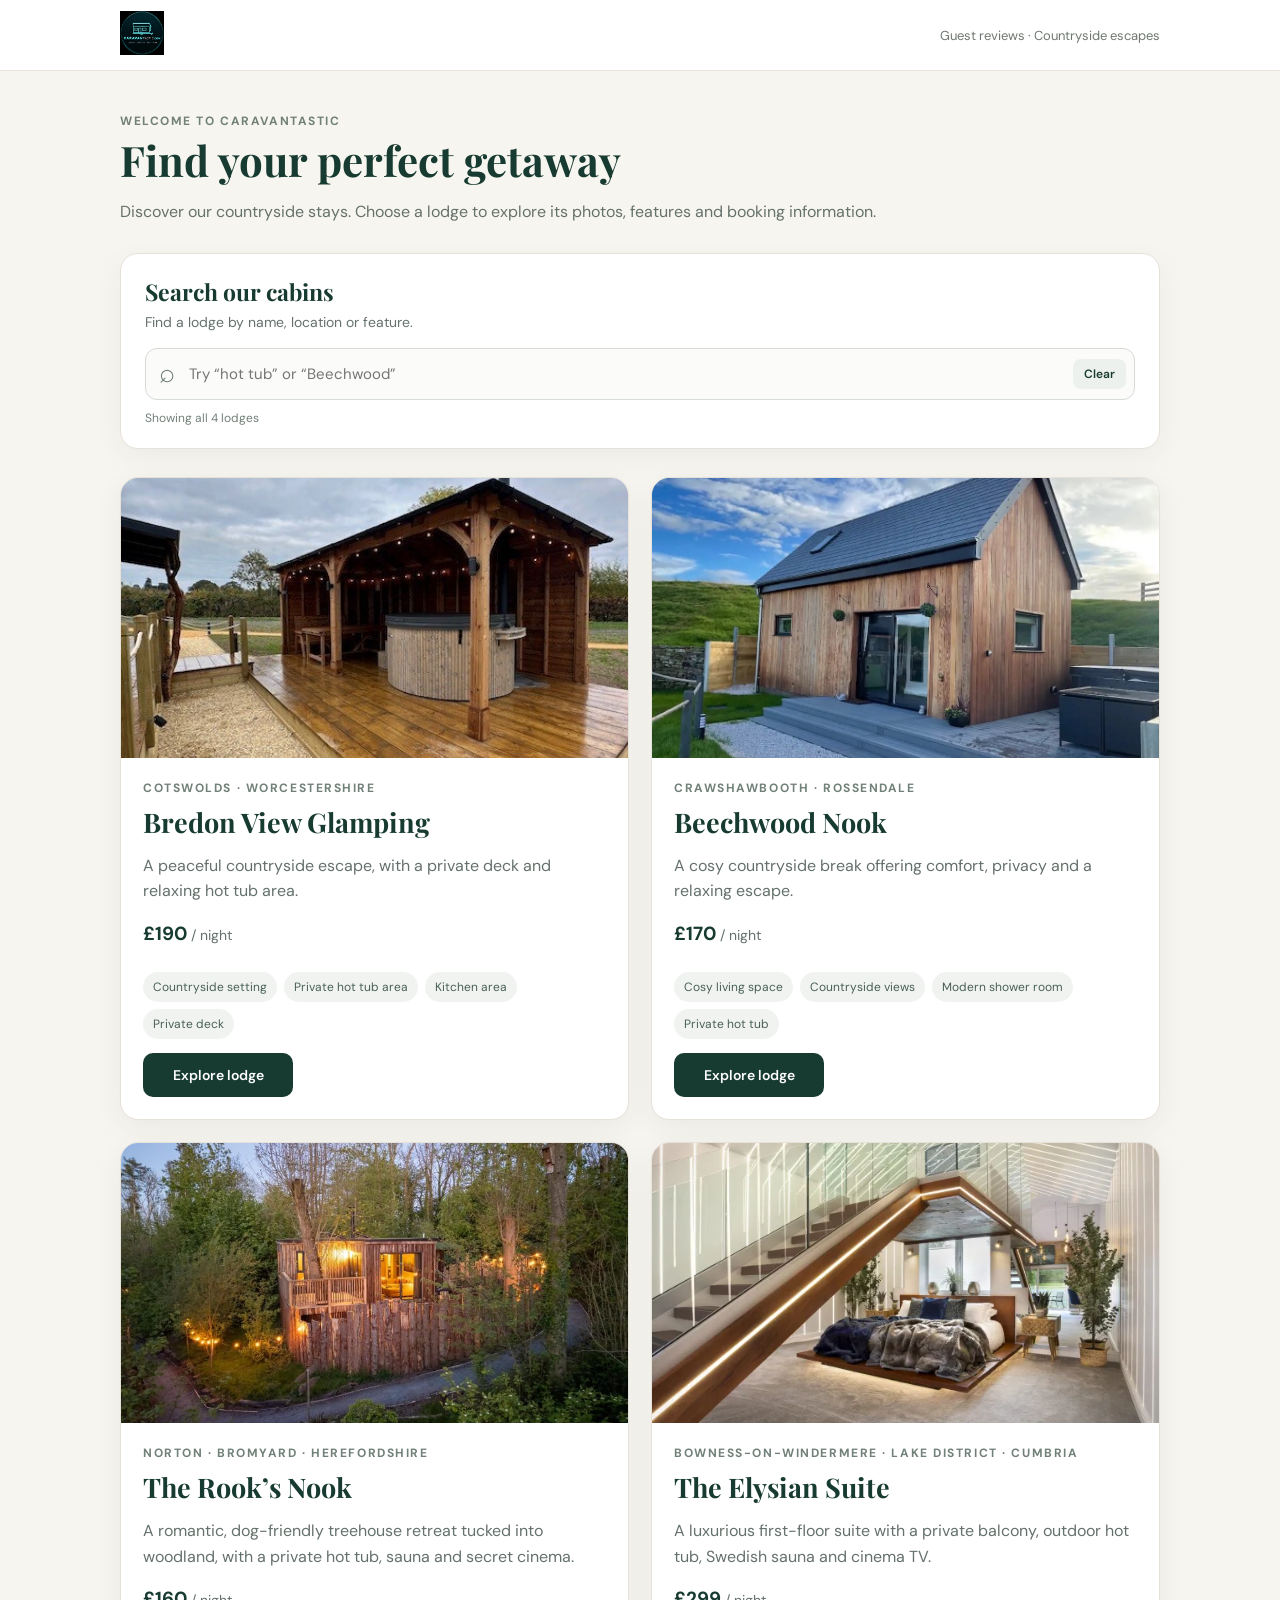
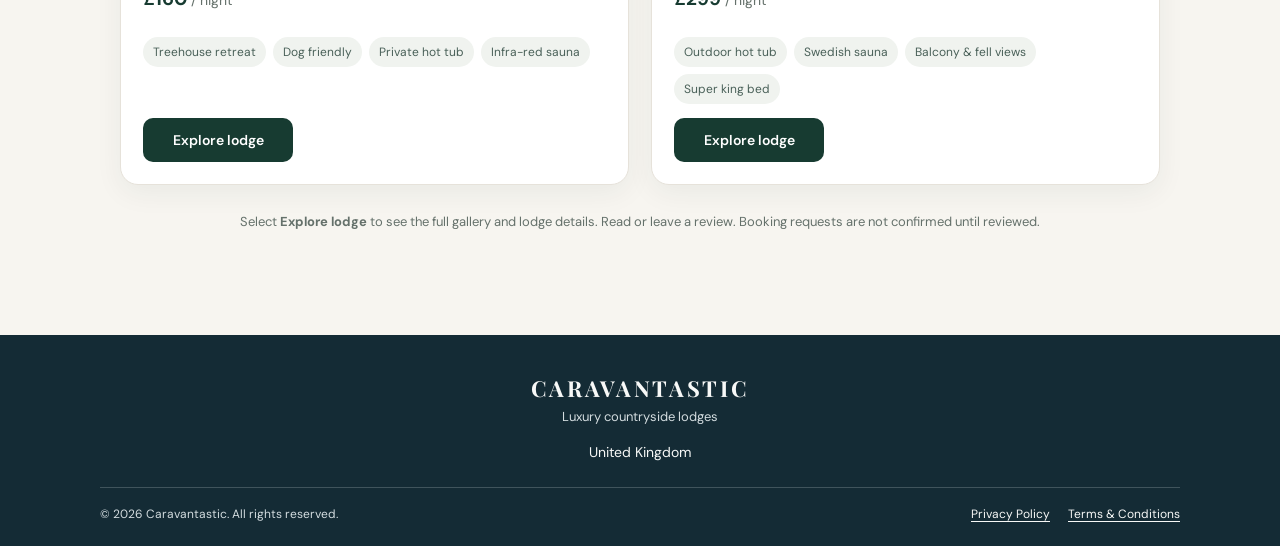
<file: index.html>
<!doctype html>
<html lang="en"><head><meta charset="utf-8"><meta name="viewport" content="width=device-width,initial-scale=1"><title>Caravantastic Lodges | Countryside escapes</title><meta name="description" content="Discover our countryside stays and luxury suites."><link rel="stylesheet" href="style.css"></head>
<body><header><div class="wrap nav"><a class="brand" href="index.html"><img src="logo.jpeg" alt="Caravantastic"></a><span class="step"><a href="review.html">Guest reviews</a> · Countryside escapes</span></div></header>
<main><div class="wrap"><div class="eyebrow">Welcome to Caravantastic</div><h1>Find your perfect getaway</h1><p class="sub">Discover our countryside stays. Choose a lodge to explore its photos, features and booking information.</p>
<section class="cabin-search" aria-label="Search cabins">
<div class="cabin-search-copy"><h2>Search our cabins</h2><p>Find a lodge by name, location or feature.</p></div>
<div class="cabin-search-control"><span class="search-icon" aria-hidden="true">⌕</span><input id="cabinSearch" type="search" placeholder="Try “hot tub” or “Beechwood”" aria-label="Search cabins by name, location or feature" autocomplete="off"><button type="button" id="clearCabinSearch" class="search-clear" hidden>Clear</button></div>
<p id="cabinSearchStatus" class="search-status" aria-live="polite">Showing all 4 lodges</p>
</section>
<div class="grid lodge-grid" id="lodgeGrid">
<article class="card lodge-card"><a class="lodge-photo" href="bredon.html" aria-label="Explore Bredon View Glamping"><img src="bredon-07.jpeg" alt="Bredon View Glamping"></a><div class="info"><div class="eyebrow">Cotswolds · Worcestershire</div><h2>Bredon View Glamping</h2><p class="card-copy">A peaceful countryside escape, with a private deck and relaxing hot tub area.</p><div class="price">£190 <span>/ night</span></div><div class="features"><span class="tag">Countryside setting</span><span class="tag">Private hot tub area</span><span class="tag">Kitchen area</span><span class="tag">Private deck</span></div><a class="btn lodge-link" href="bredon.html">Explore lodge</a></div></article>
<article class="card lodge-card"><a class="lodge-photo" href="beechwood.html" aria-label="Explore Beechwood Nook"><img src="beechwood-01.jpeg" alt="Beechwood Nook"></a><div class="info"><div class="eyebrow">Crawshawbooth · Rossendale</div><h2>Beechwood Nook</h2><p class="card-copy">A cosy countryside break offering comfort, privacy and a relaxing escape.</p><div class="price">£170 <span>/ night</span></div><div class="features"><span class="tag">Cosy living space</span><span class="tag">Countryside views</span><span class="tag">Modern shower room</span><span class="tag">Private hot tub</span></div><a class="btn lodge-link" href="beechwood.html">Explore lodge</a></div></article>
<article class="card lodge-card"><a class="lodge-photo" href="rook.html" aria-label="Explore The Rook’s Nook"><img src="rook-01.jpeg" alt="The Rook’s Nook treehouse cabin"></a><div class="info"><div class="eyebrow">Norton · Bromyard · Herefordshire</div><h2>The Rook’s Nook</h2><p class="card-copy">A romantic, dog-friendly treehouse retreat tucked into woodland, with a private hot tub, sauna and secret cinema.</p><div class="price">£160 <span>/ night</span></div><div class="features"><span class="tag">Treehouse retreat</span><span class="tag">Dog friendly</span><span class="tag">Private hot tub</span><span class="tag">Infra-red sauna</span></div><a class="btn lodge-link" href="rook.html">Explore lodge</a></div></article>
<article class="card lodge-card"><a class="lodge-photo" href="elysian-suite.html" aria-label="Explore The Elysian Suite"><img src="elysian-suite-cover.webp" alt="The Elysian Suite luxury bedroom with vaulted glass ceiling"></a><div class="info"><div class="eyebrow">Bowness-on-Windermere · Lake District · Cumbria</div><h2>The Elysian Suite</h2><p class="card-copy">A luxurious first-floor suite with a private balcony, outdoor hot tub, Swedish sauna and cinema TV.</p><div class="price">£299 <span>/ night</span></div><div class="features"><span class="tag">Outdoor hot tub</span><span class="tag">Swedish sauna</span><span class="tag">Balcony & fell views</span><span class="tag">Super king bed</span></div><a class="btn lodge-link" href="elysian-suite.html">Explore lodge</a></div></article></div><p id="cabinNoResults" class="cabin-no-results" hidden>No lodges match that search. Try another name, location or feature.</p><p class="home-note">Select <strong>Explore lodge</strong> to see the full gallery and lodge details. <a href="review.html">Read or leave a review.</a> Booking requests are not confirmed until reviewed.</p></div></main>
<footer class="site-footer"><div class="footer-brand">CARAVANTASTIC</div><div class="footer-tagline">Luxury countryside lodges</div><div class="footer-location">United Kingdom</div><div class="footer-bottom"><span>© 2026 Caravantastic. All rights reserved.</span><nav aria-label="Footer"><a href="privacy.html">Privacy Policy</a><a href="terms.html">Terms &amp; Conditions</a></nav></div></footer><script>
(() => {
  const input = document.getElementById('cabinSearch');
  const clear = document.getElementById('clearCabinSearch');
  const cards = [...document.querySelectorAll('#lodgeGrid .lodge-card')];
  const status = document.getElementById('cabinSearchStatus');
  const empty = document.getElementById('cabinNoResults');
  const update = () => {
    const query = input.value.trim().toLocaleLowerCase();
    let visible = 0;
    cards.forEach(card => {
      const matches = card.textContent.toLocaleLowerCase().includes(query);
      card.hidden = !matches;
      if (matches) visible++;
    });
    status.textContent = query ? `${visible} ${visible === 1 ? 'lodge' : 'lodges'} found` : 'Showing all 4 lodges';
    empty.hidden = visible !== 0;
    clear.hidden = !input.value;
  };
  input.addEventListener('input', update);
  clear.addEventListener('click', () => { input.value = ''; update(); input.focus(); });
})();
</script></body></html>
</file>
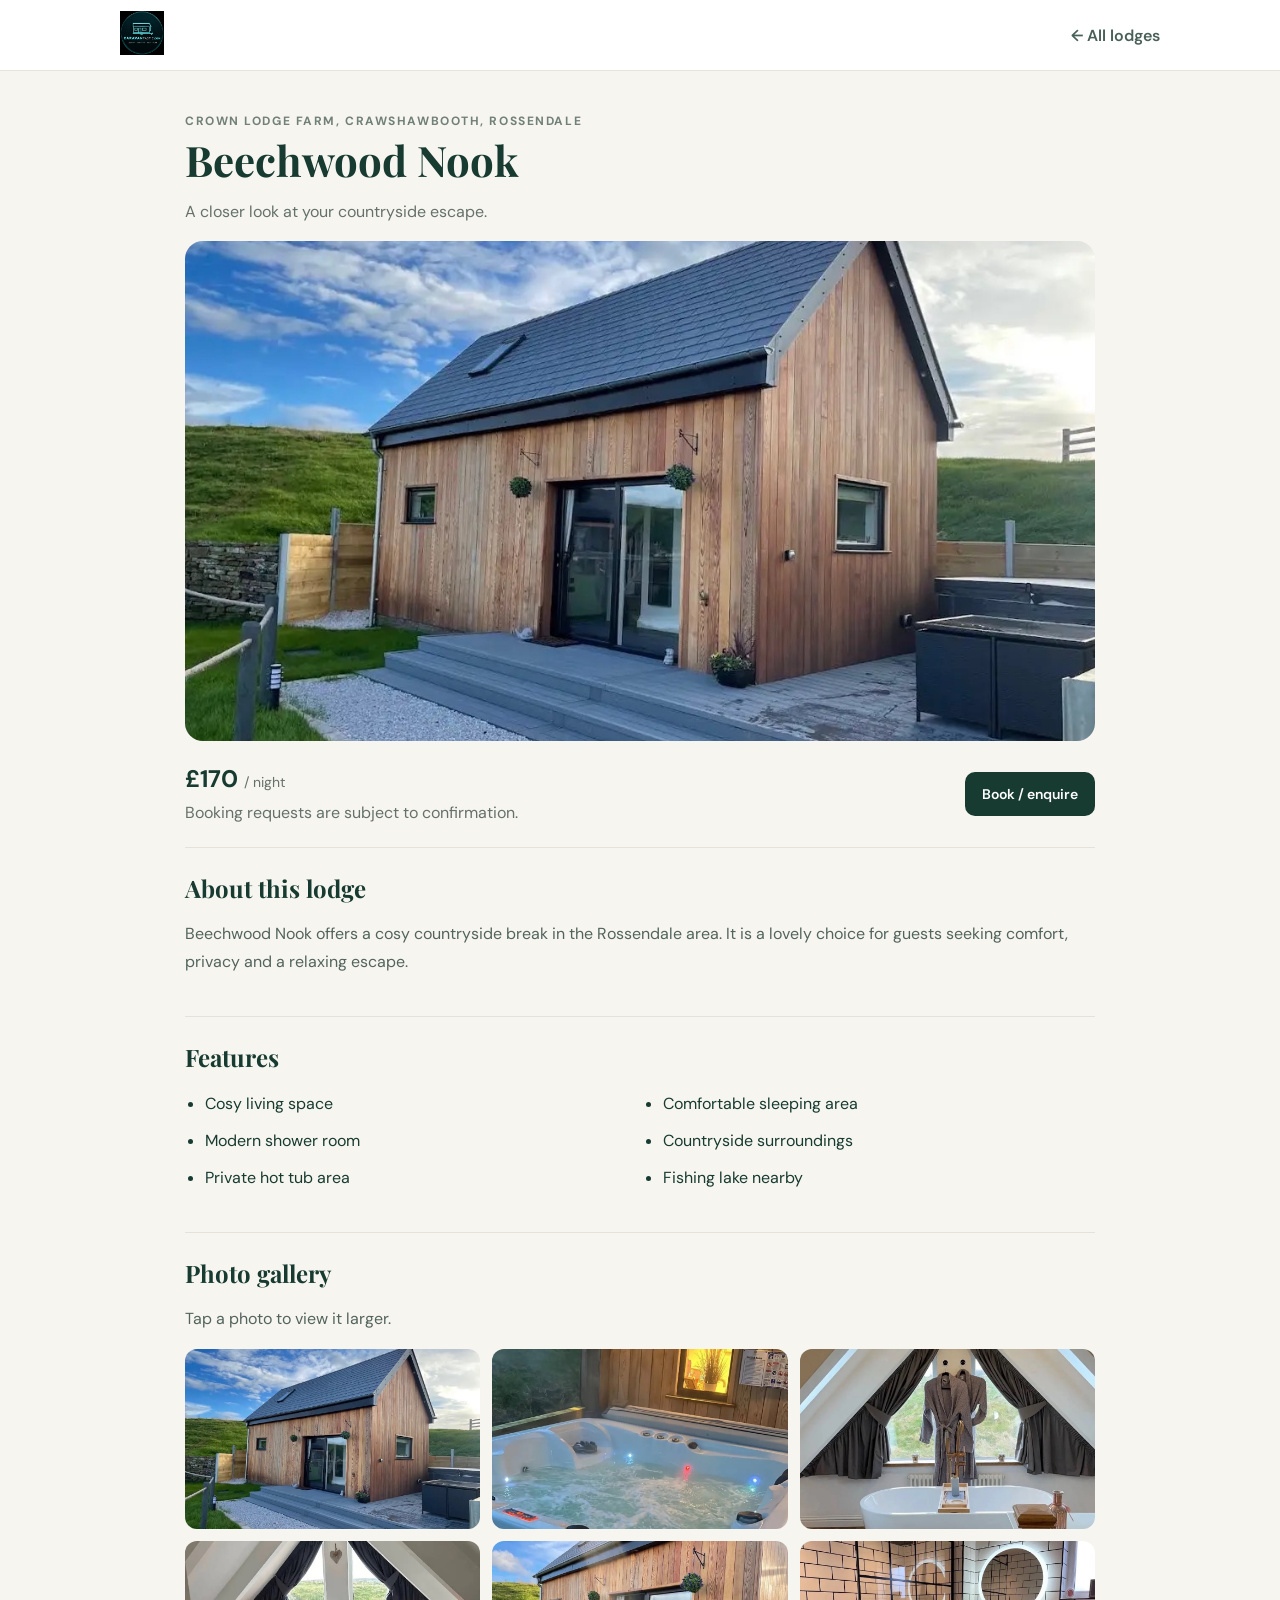
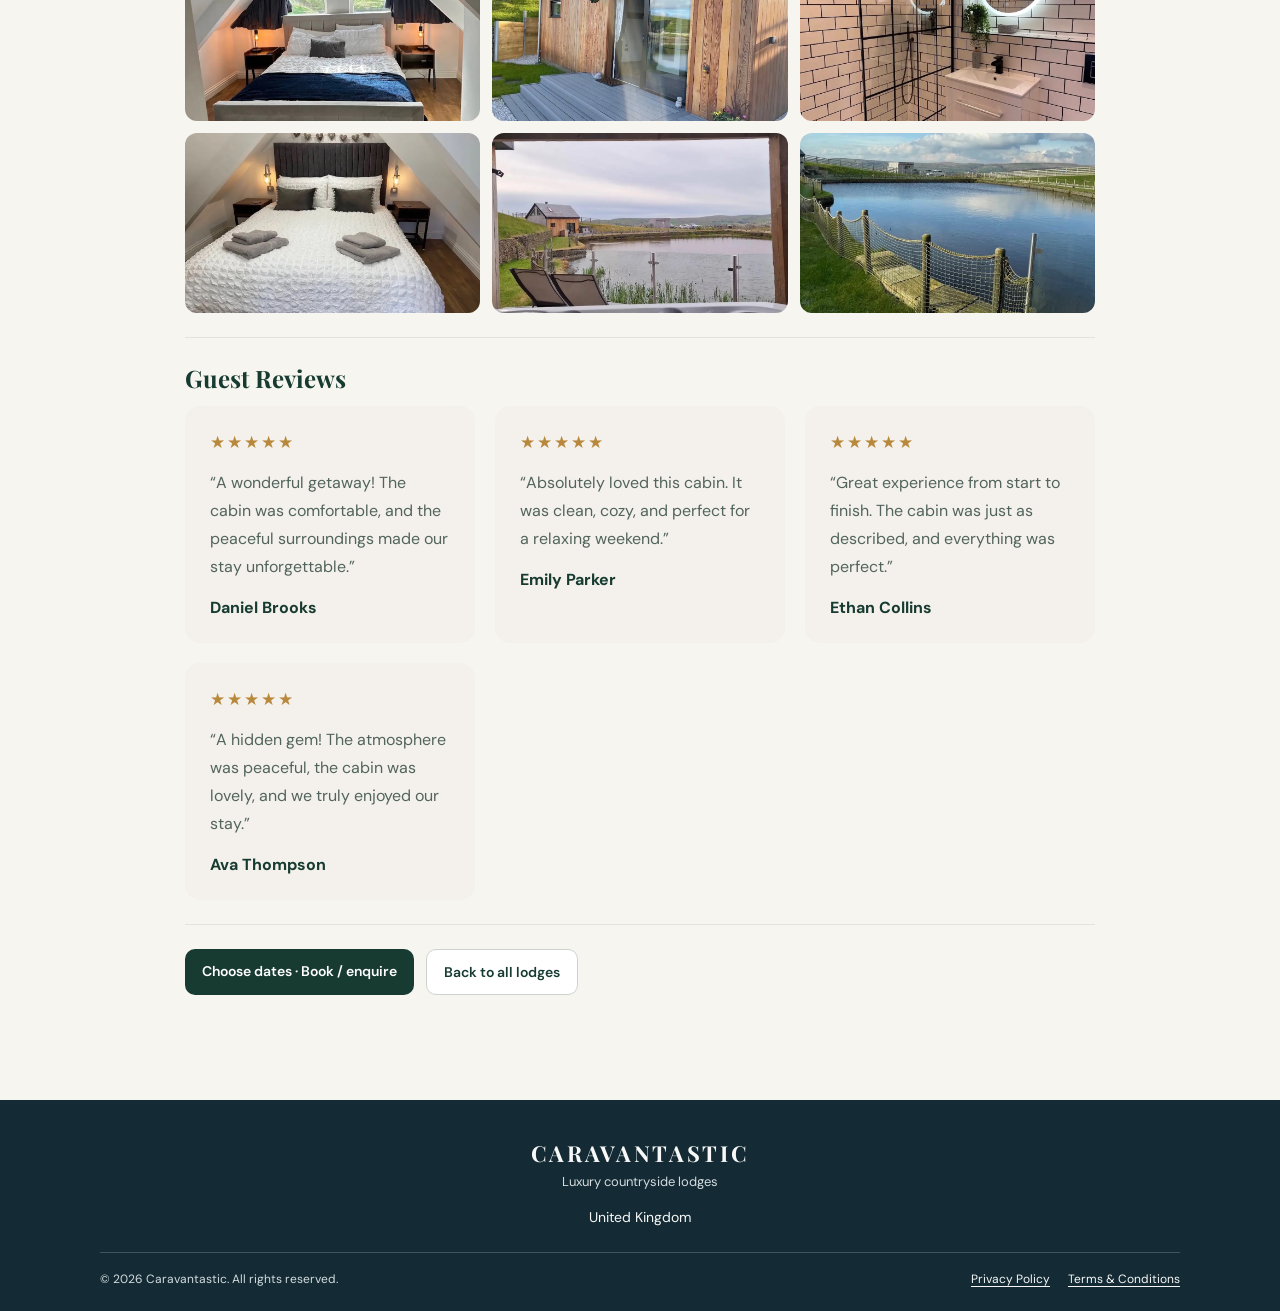
<file: beechwood.html>
<!doctype html><html lang="en"><head><meta charset="utf-8"><meta name="viewport" content="width=device-width,initial-scale=1"><title>Caravantastic | Beechwood Nook</title><link rel="stylesheet" href="style.css"></head><body><header><div class="wrap nav"><a class="brand" href="index.html"><img src="logo.jpeg" alt="Caravantastic"></a><a class="back-link" href="index.html">← All lodges</a></div></header><main><div class="wrap lodge-detail"><div class="eyebrow">Crown Lodge Farm, Crawshawbooth, Rossendale</div><h1>Beechwood Nook</h1><p class="sub">A closer look at your countryside escape.</p><img class="detail-cover" src="beechwood-01.jpeg" alt="Beechwood Nook cover photo"><div class="detail-heading"><div><div class="price">£170 <span>/ night</span></div><p class="sub">Booking requests are subject to confirmation.</p></div><button onclick="book()">Book / enquire</button></div><section class="detail-section"><h2>About this lodge</h2><p>Beechwood Nook offers a cosy countryside break in the Rossendale area. It is a lovely choice for guests seeking comfort, privacy and a relaxing escape.</p></section><section class="detail-section"><h2>Features</h2><ul class="feature-list"><li>Cosy living space</li><li>Comfortable sleeping area</li><li>Modern shower room</li><li>Countryside surroundings</li><li>Private hot tub area</li><li>Fishing lake nearby</li></ul></section><section class="detail-section"><h2>Photo gallery</h2><p class="sub">Tap a photo to view it larger.</p><div class="photo-gallery"><a href="beechwood-01.jpeg" target="_blank" aria-label="View photo 1"><img src="beechwood-01.jpeg" alt="Beechwood Nook – photo 1" loading="lazy"></a>
<a href="beechwood-02.jpeg" target="_blank" aria-label="View photo 2"><img src="beechwood-02.jpeg" alt="Beechwood Nook – photo 2" loading="lazy"></a>
<a href="beechwood-03.jpeg" target="_blank" aria-label="View photo 3"><img src="beechwood-03.jpeg" alt="Beechwood Nook – photo 3" loading="lazy"></a>
<a href="beechwood-04.jpeg" target="_blank" aria-label="View photo 4"><img src="beechwood-04.jpeg" alt="Beechwood Nook – photo 4" loading="lazy"></a>
<a href="beechwood-05.jpeg" target="_blank" aria-label="View photo 5"><img src="beechwood-05.jpeg" alt="Beechwood Nook – photo 5" loading="lazy"></a>
<a href="beechwood-06.jpeg" target="_blank" aria-label="View photo 6"><img src="beechwood-06.jpeg" alt="Beechwood Nook – photo 6" loading="lazy"></a>
<a href="beechwood-07.jpeg" target="_blank" aria-label="View photo 7"><img src="beechwood-07.jpeg" alt="Beechwood Nook – photo 7" loading="lazy"></a>
<a href="beechwood-08.jpeg" target="_blank" aria-label="View photo 8"><img src="beechwood-08.jpeg" alt="Beechwood Nook – photo 8" loading="lazy"></a>
<a href="beechwood-09.jpeg" target="_blank" aria-label="View photo 9"><img src="beechwood-09.jpeg" alt="Beechwood Nook – photo 9" loading="lazy"></a></div></section><section class="detail-section guest-reviews"><h2>Guest Reviews</h2><div class="reviews-grid"><article class="review-card"><div class="review-stars" aria-label="5 out of 5 stars">★★★★★</div><p>“A wonderful getaway! The cabin was comfortable, and the peaceful surroundings made our stay unforgettable.”</p><strong>Daniel Brooks</strong></article><article class="review-card"><div class="review-stars" aria-label="5 out of 5 stars">★★★★★</div><p>“Absolutely loved this cabin. It was clean, cozy, and perfect for a relaxing weekend.”</p><strong>Emily Parker</strong></article><article class="review-card"><div class="review-stars" aria-label="5 out of 5 stars">★★★★★</div><p>“Great experience from start to finish. The cabin was just as described, and everything was perfect.”</p><strong>Ethan Collins</strong></article><article class="review-card"><div class="review-stars" aria-label="5 out of 5 stars">★★★★★</div><p>“A hidden gem! The atmosphere was peaceful, the cabin was lovely, and we truly enjoyed our stay.”</p><strong>Ava Thompson</strong></article></div></section><div class="detail-cta"><button onclick="book()">Choose dates · Book / enquire</button><a class="btn secondary" href="index.html">Back to all lodges</a></div></div></main><footer class="site-footer"><div class="footer-brand">CARAVANTASTIC</div><div class="footer-tagline">Luxury countryside lodges</div><div class="footer-location">United Kingdom</div><div class="footer-bottom"><span>© 2026 Caravantastic. All rights reserved.</span><nav aria-label="Footer"><a href="privacy.html">Privacy Policy</a><a href="terms.html">Terms &amp; Conditions</a></nav></div></footer><script src="common.js"></script><script>function book(){save({property:'Beechwood Nook',location:'Crown Lodge Farm, Crawshawbooth, Rossendale',price:170});location.href='dates.html'}</script></body></html>
</file>
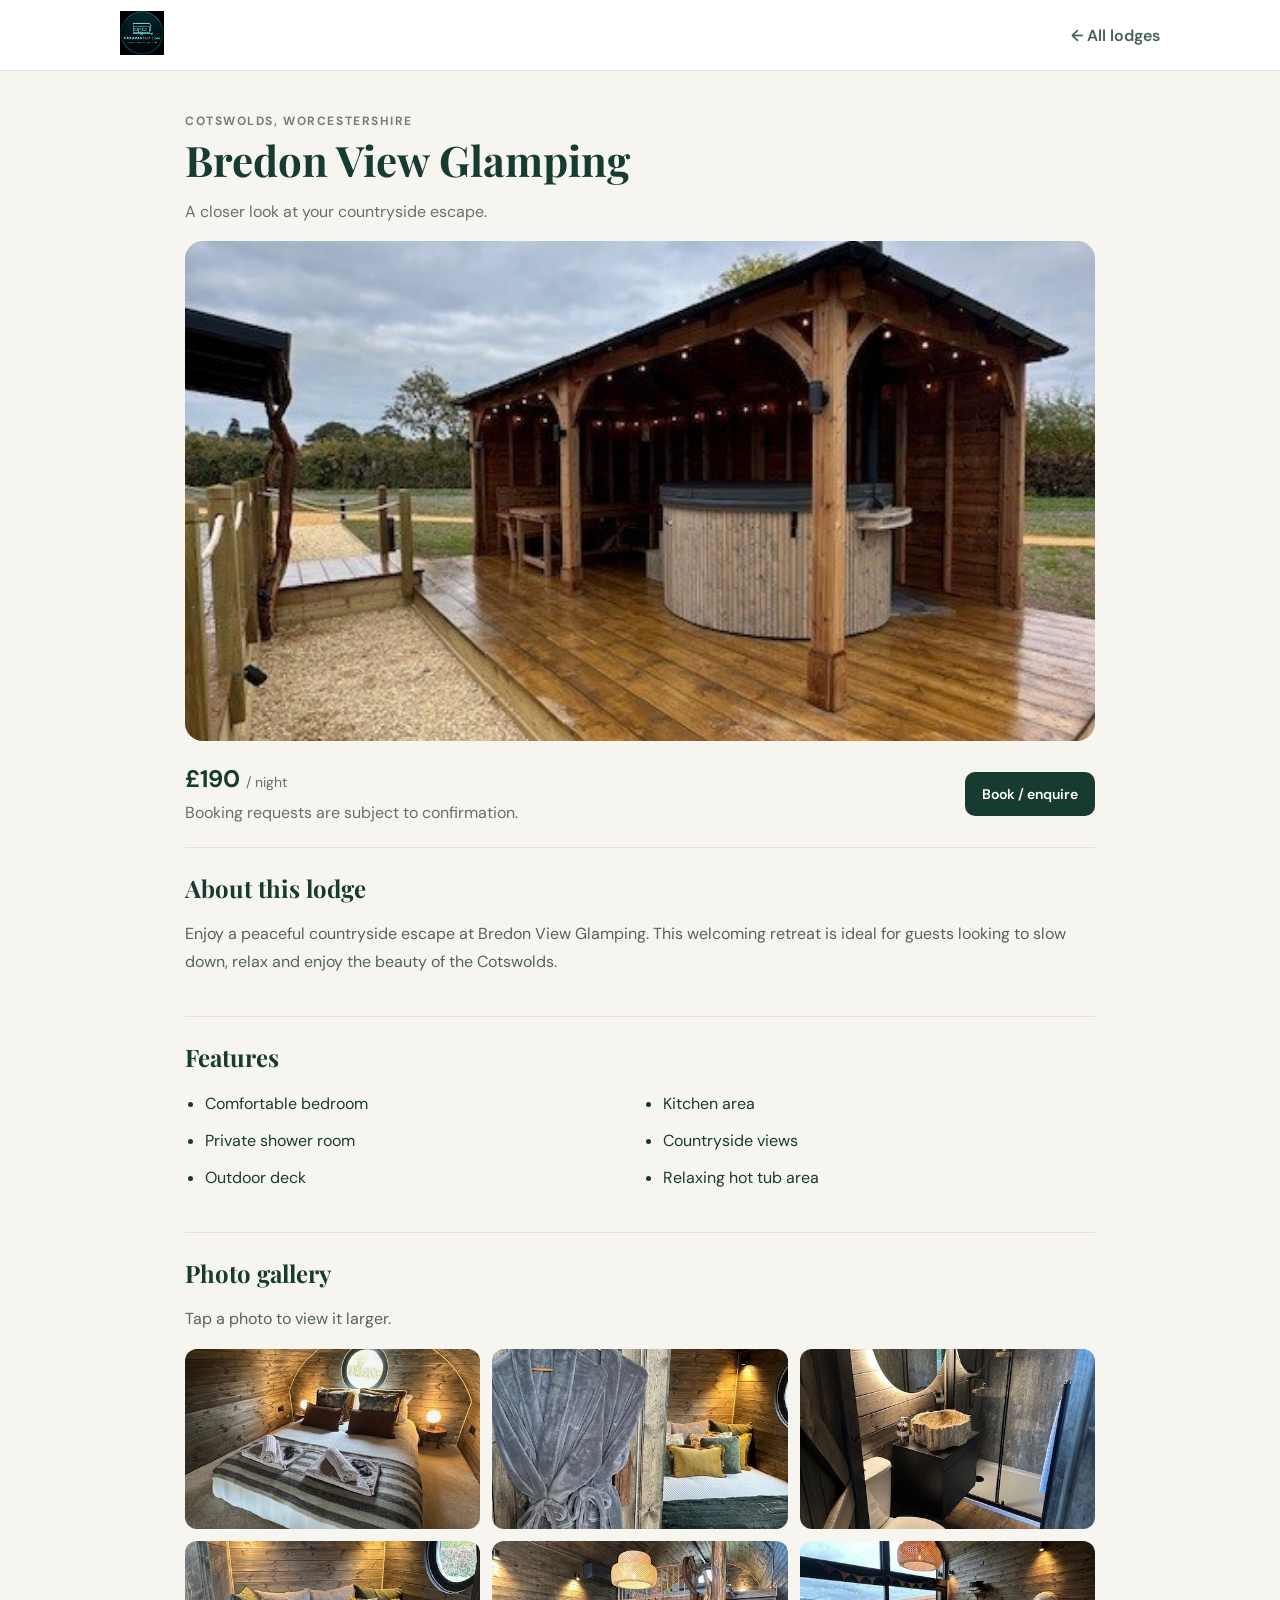
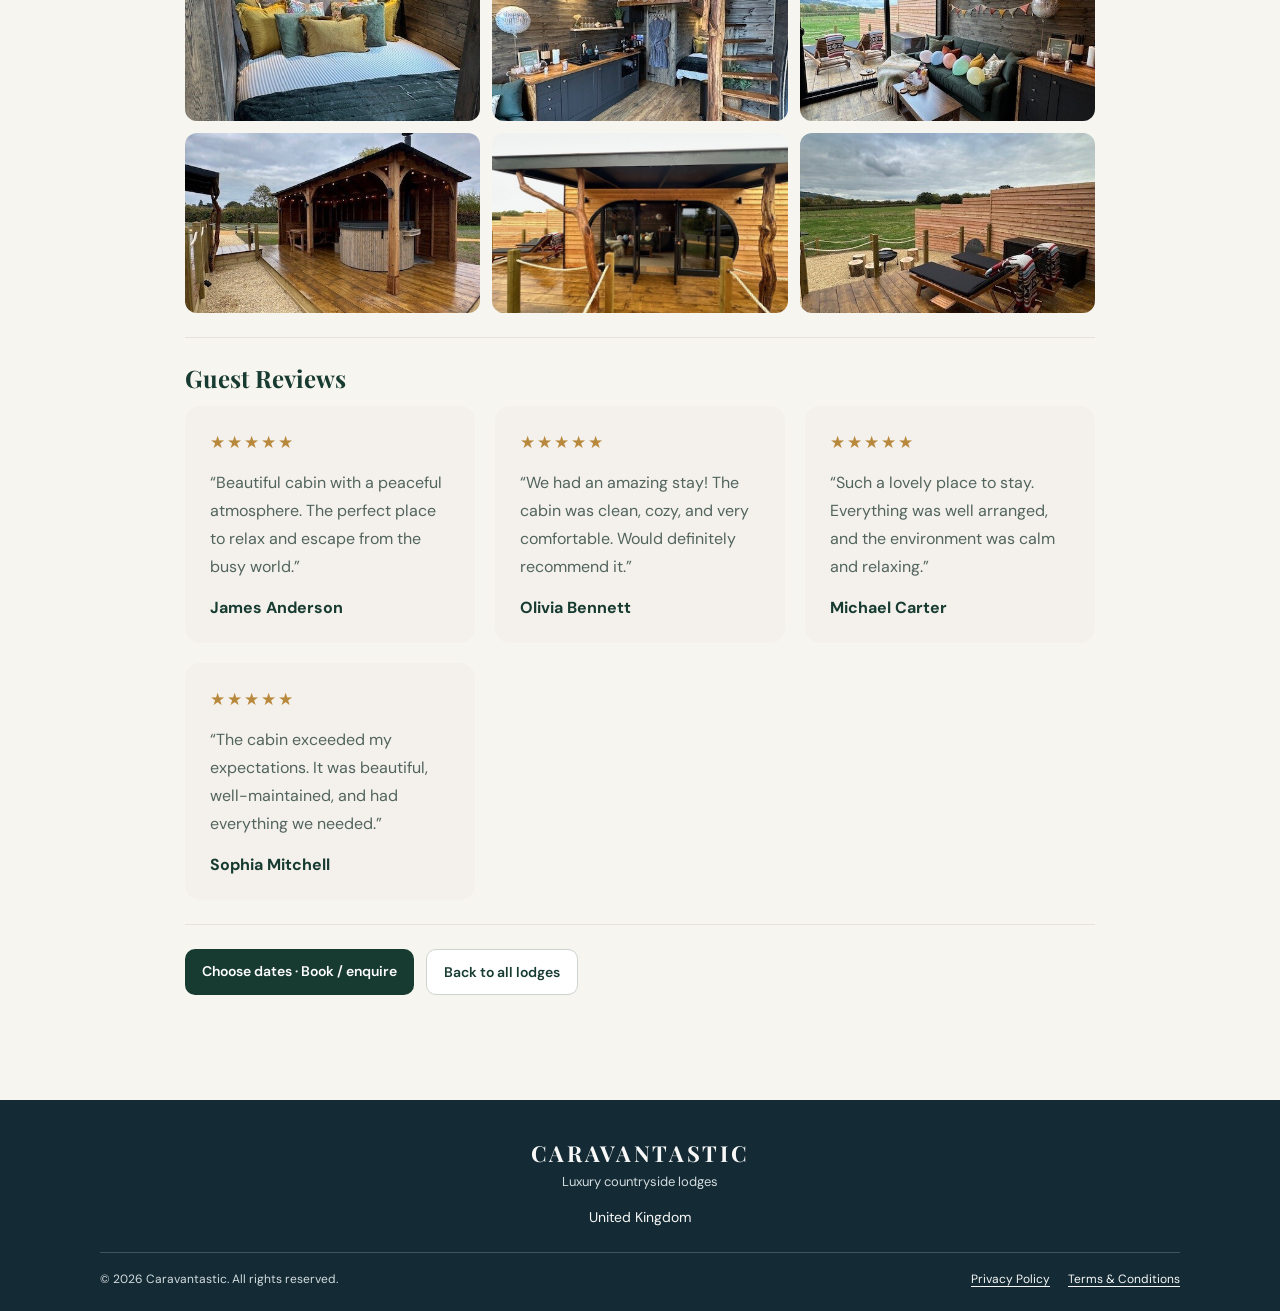
<file: bredon.html>
<!doctype html><html lang="en"><head><meta charset="utf-8"><meta name="viewport" content="width=device-width,initial-scale=1"><title>Caravantastic | Bredon View Glamping</title><link rel="stylesheet" href="style.css"></head><body><header><div class="wrap nav"><a class="brand" href="index.html"><img src="logo.jpeg" alt="Caravantastic"></a><a class="back-link" href="index.html">← All lodges</a></div></header><main><div class="wrap lodge-detail"><div class="eyebrow">Cotswolds, Worcestershire</div><h1>Bredon View Glamping</h1><p class="sub">A closer look at your countryside escape.</p><img class="detail-cover" src="bredon-07.jpeg" alt="Bredon View Glamping cover photo"><div class="detail-heading"><div><div class="price">£190 <span>/ night</span></div><p class="sub">Booking requests are subject to confirmation.</p></div><button onclick="book()">Book / enquire</button></div><section class="detail-section"><h2>About this lodge</h2><p>Enjoy a peaceful countryside escape at Bredon View Glamping. This welcoming retreat is ideal for guests looking to slow down, relax and enjoy the beauty of the Cotswolds.</p></section><section class="detail-section"><h2>Features</h2><ul class="feature-list"><li>Comfortable bedroom</li><li>Kitchen area</li><li>Private shower room</li><li>Countryside views</li><li>Outdoor deck</li><li>Relaxing hot tub area</li></ul></section><section class="detail-section"><h2>Photo gallery</h2><p class="sub">Tap a photo to view it larger.</p><div class="photo-gallery"><a href="bredon-01.jpeg" target="_blank" aria-label="View photo 1"><img src="bredon-01.jpeg" alt="Bredon View Glamping – photo 1" loading="lazy"></a>
<a href="bredon-02.jpeg" target="_blank" aria-label="View photo 2"><img src="bredon-02.jpeg" alt="Bredon View Glamping – photo 2" loading="lazy"></a>
<a href="bredon-03.jpeg" target="_blank" aria-label="View photo 3"><img src="bredon-03.jpeg" alt="Bredon View Glamping – photo 3" loading="lazy"></a>
<a href="bredon-04.jpeg" target="_blank" aria-label="View photo 4"><img src="bredon-04.jpeg" alt="Bredon View Glamping – photo 4" loading="lazy"></a>
<a href="bredon-05.jpeg" target="_blank" aria-label="View photo 5"><img src="bredon-05.jpeg" alt="Bredon View Glamping – photo 5" loading="lazy"></a>
<a href="bredon-06.jpeg" target="_blank" aria-label="View photo 6"><img src="bredon-06.jpeg" alt="Bredon View Glamping – photo 6" loading="lazy"></a>
<a href="bredon-07.jpeg" target="_blank" aria-label="View photo 7"><img src="bredon-07.jpeg" alt="Bredon View Glamping – photo 7" loading="lazy"></a>
<a href="bredon-08.jpeg" target="_blank" aria-label="View photo 8"><img src="bredon-08.jpeg" alt="Bredon View Glamping – photo 8" loading="lazy"></a>
<a href="bredon-09.jpeg" target="_blank" aria-label="View photo 9"><img src="bredon-09.jpeg" alt="Bredon View Glamping – photo 9" loading="lazy"></a></div></section><section class="detail-section guest-reviews"><h2>Guest Reviews</h2><div class="reviews-grid"><article class="review-card"><div class="review-stars" aria-label="5 out of 5 stars">★★★★★</div><p>“Beautiful cabin with a peaceful atmosphere. The perfect place to relax and escape from the busy world.”</p><strong>James Anderson</strong></article><article class="review-card"><div class="review-stars" aria-label="5 out of 5 stars">★★★★★</div><p>“We had an amazing stay! The cabin was clean, cozy, and very comfortable. Would definitely recommend it.”</p><strong>Olivia Bennett</strong></article><article class="review-card"><div class="review-stars" aria-label="5 out of 5 stars">★★★★★</div><p>“Such a lovely place to stay. Everything was well arranged, and the environment was calm and relaxing.”</p><strong>Michael Carter</strong></article><article class="review-card"><div class="review-stars" aria-label="5 out of 5 stars">★★★★★</div><p>“The cabin exceeded my expectations. It was beautiful, well-maintained, and had everything we needed.”</p><strong>Sophia Mitchell</strong></article></div></section><div class="detail-cta"><button onclick="book()">Choose dates · Book / enquire</button><a class="btn secondary" href="index.html">Back to all lodges</a></div></div></main><footer class="site-footer"><div class="footer-brand">CARAVANTASTIC</div><div class="footer-tagline">Luxury countryside lodges</div><div class="footer-location">United Kingdom</div><div class="footer-bottom"><span>© 2026 Caravantastic. All rights reserved.</span><nav aria-label="Footer"><a href="privacy.html">Privacy Policy</a><a href="terms.html">Terms &amp; Conditions</a></nav></div></footer><script src="common.js"></script><script>function book(){save({property:'Bredon View Glamping',location:'Cotswolds, Worcestershire',price:190});location.href='dates.html'}</script></body></html>
</file>
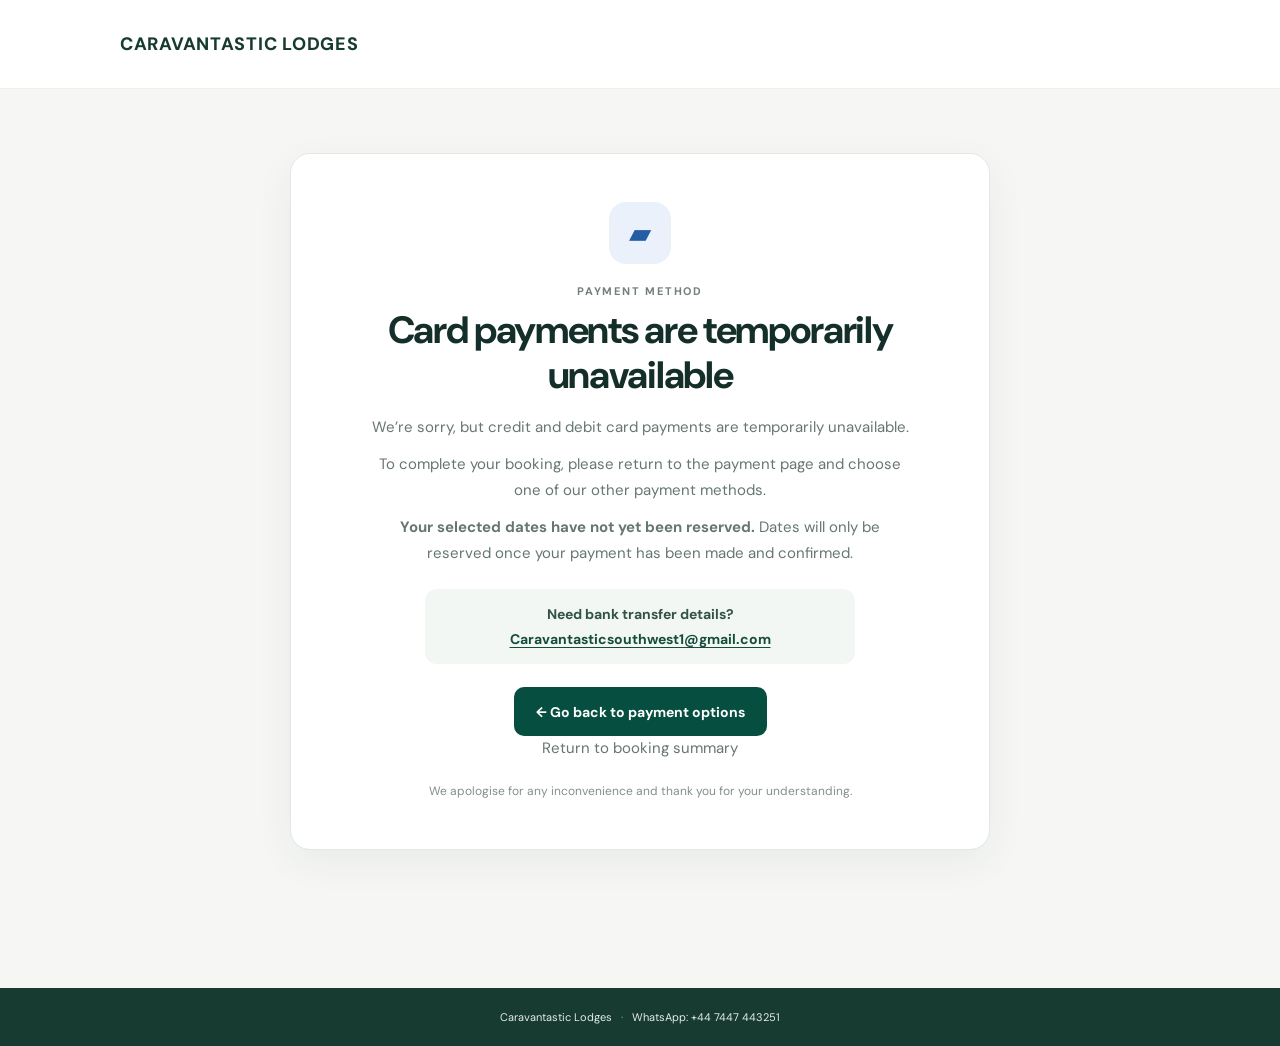
<file: card-unavailable.html>
<!doctype html>
<html lang="en">
<head>
  <meta charset="utf-8">
  <meta name="viewport" content="width=device-width,initial-scale=1">
  <title>Card Payments Temporarily Unavailable | Caravantastic Lodges</title>
  <meta name="description" content="Card payments are temporarily unavailable. Choose another payment method for your Caravantastic Lodges booking.">
  <link rel="stylesheet" href="style.css?v=mobilecheckout2">
  <style>.checkout-page{width:100%;max-width:100%;overflow-x:hidden}.checkout-page .wrap{width:100%;max-width:1080px;margin-inline:auto}.checkout-page .checkout-logo img{display:block!important;width:88px!important;height:70px!important;max-width:88px!important;object-fit:contain!important}@media(max-width:760px){.checkout-page .wrap{padding-left:14px!important;padding-right:14px!important}.checkout-page .checkout-logo img{width:72px!important;height:60px!important;max-width:72px!important}.checkout-page .checkout-layout{grid-template-columns:minmax(0,1fr)!important}.checkout-page .checkout-summary-panel{position:static!important;grid-row:auto!important}}</style>
</head>
<body class="checkout-page card-unavailable-page">
  <header class="checkout-header checkout-header-clean">
    <div class="wrap checkout-nav checkout-nav-clean">
      <a class="payment-brand" href="index.html" style="font-weight:800;font-size:18px;letter-spacing:.04em;color:#173b31">CARAVANTASTIC LODGES</a>
    </div>
  </header>
  <main class="checkout-main">
    <div class="wrap">
      <section class="card-unavailable-panel">
        <div class="card-unavailable-symbol" aria-hidden="true">▰</div>
        <p class="checkout-kicker">PAYMENT METHOD</p>
        <h1>Card payments are temporarily unavailable</h1>
        <p>We’re sorry, but credit and debit card payments are temporarily unavailable.</p>
        <p>To complete your booking, please return to the payment page and choose one of our other payment methods.</p>
        <p><strong>Your selected dates have not yet been reserved.</strong> Dates will only be reserved once your payment has been made and confirmed.</p>
        <div class="card-help-email"><strong>Need bank transfer details?</strong><a href="mailto:Caravantasticsouthwest1@gmail.com">Caravantasticsouthwest1@gmail.com</a></div>
        <a class="card-return-button" href="payment.html">← Go back to payment options</a>
        <p><a href="review.html">Return to booking summary</a></p>
        <p class="card-unavailable-small">We apologise for any inconvenience and thank you for your understanding.</p>
      </section>
    </div>
  </main>
  <footer class="checkout-footer">Caravantastic Lodges <span>·</span> WhatsApp: +44 7447 443251</footer>
</body>
</html>
</file>
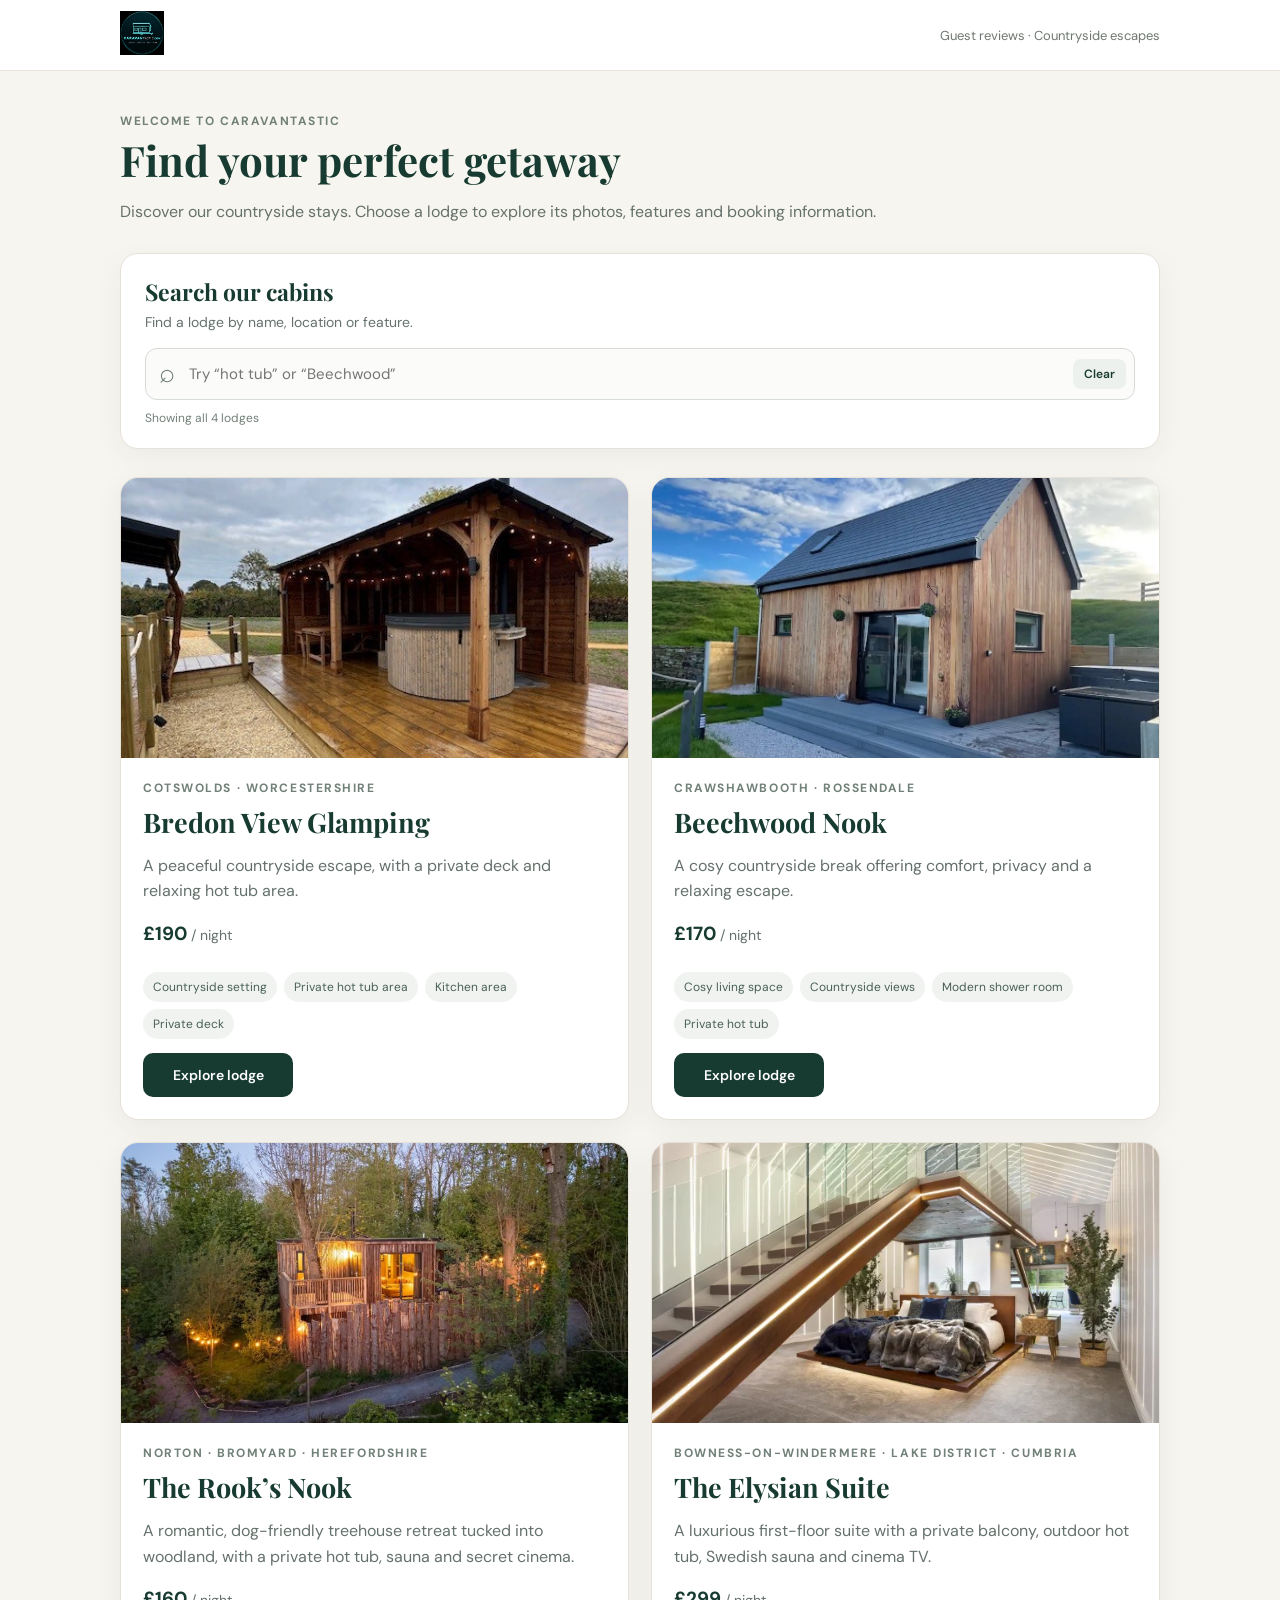
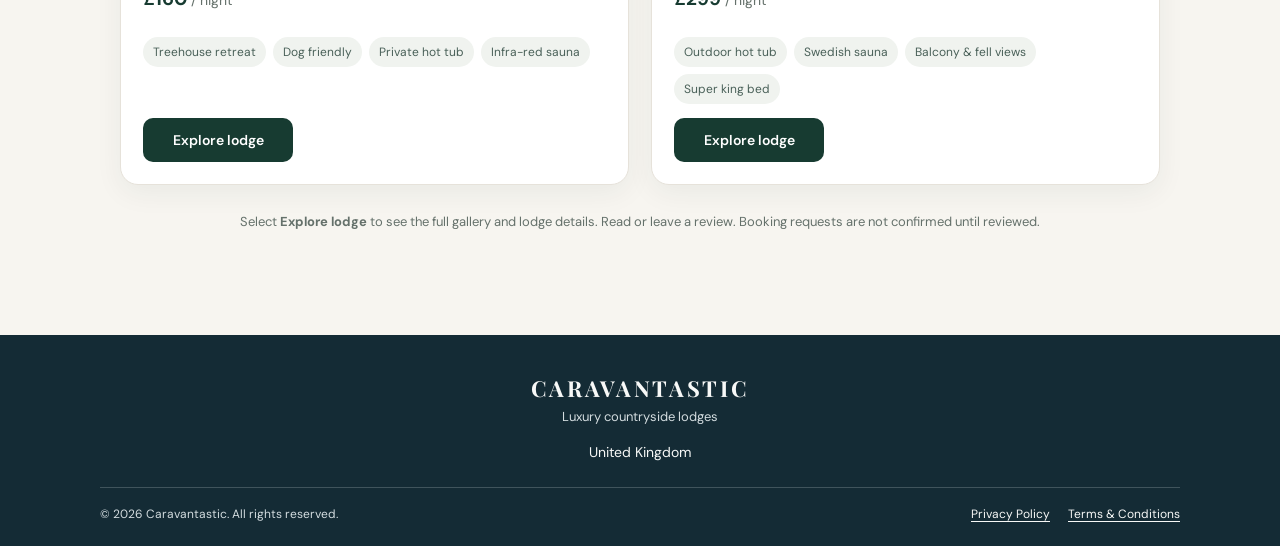
<file: dates.html>
<!doctype html><html><head><meta name="viewport" content="width=device-width,initial-scale=1"><title>Caravantastic | Dates & guests</title><link rel="stylesheet" href="style.css"></head><body><header><div class="wrap nav"><a class="brand-text" href="index.html">Caravantastic</a><span class="step">Step 2 of 5</span></div></header><main><div class="wrap"><div class="eyebrow">Your stay</div><h1>Dates & guests</h1><p class="sub" id="prop"></p><div class="panel"><div class="row"><div class="field"><label>Check-in date</label><input id="ci" type="date"></div><div class="field"><label>Check-out date</label><input id="co" type="date"></div></div><div class="field"><label>Guests</label><input id="guests" type="number" min="1" value="2"></div><div class="notice"><strong>Check-in:</strong> 1:00 PM &nbsp;·&nbsp; <strong>Check-out:</strong> 11:00 AM<br>Dates are selected as a booking request. No availability is marked or blocked.</div><div id="estimate" class="muted"></div></div><div class="actions"><a class="btn secondary" href="index.html">Back</a><button class="right" onclick="next()">Continue</button></div></div></main><footer>Caravantastic</footer><script src="common.js?v=price-fix-20260919"></script><script>
const d=cabin();
const ciEl=document.getElementById('ci'),coEl=document.getElementById('co'),guestsEl=document.getElementById('guests');
const propEl=document.getElementById('prop'),estimateEl=document.getElementById('estimate');
const resolvedRate=canonicalRate(d.property);
if(resolvedRate!==null)d.price=resolvedRate;
const nightlyRate=Number(d.price);
if(Number.isFinite(nightlyRate)&&nightlyRate>0){propEl.textContent=d.property+' · '+d.location+' · '+money(nightlyRate)+' per night';save({...d,price:nightlyRate});}
else{propEl.textContent=d.property+' · '+d.location+' · Price needs confirmation';estimateEl.textContent='We’re unable to calculate this cabin’s price right now. Please go back and select the cabin again, or contact Caravantastic before continuing.';}
function calc(){
 if(!ciEl.value||!coEl.value){estimateEl.textContent='';return}
 const n=nightsBetween(ciEl.value,coEl.value);
 if(n>0&&Number.isFinite(nightlyRate)&&nightlyRate>0)estimateEl.textContent=n+' night'+(n===1?'':'s')+' · Estimated total '+money(n*nightlyRate);
 else estimateEl.textContent='Please choose a check-out date after check-in.';
}
ciEl.addEventListener('change',calc);coEl.addEventListener('change',calc);
function next(){
 const n=nightsBetween(ciEl.value,coEl.value),guests=Number(guestsEl.value);
 if(!Number.isFinite(nightlyRate)||nightlyRate<=0){alert('We could not verify this cabin’s nightly rate. Please go back and select the cabin again.');return}
 if(!ciEl.value||!coEl.value||n<=0||!Number.isFinite(guests)||guests<1){alert('Please enter valid dates and number of guests.');return}
 save({...d,price:nightlyRate,checkin:ciEl.value,checkout:coEl.value,guests,nights:n,total:n*nightlyRate});
 location.href='details.html';
}
</script></body></html>
</file>
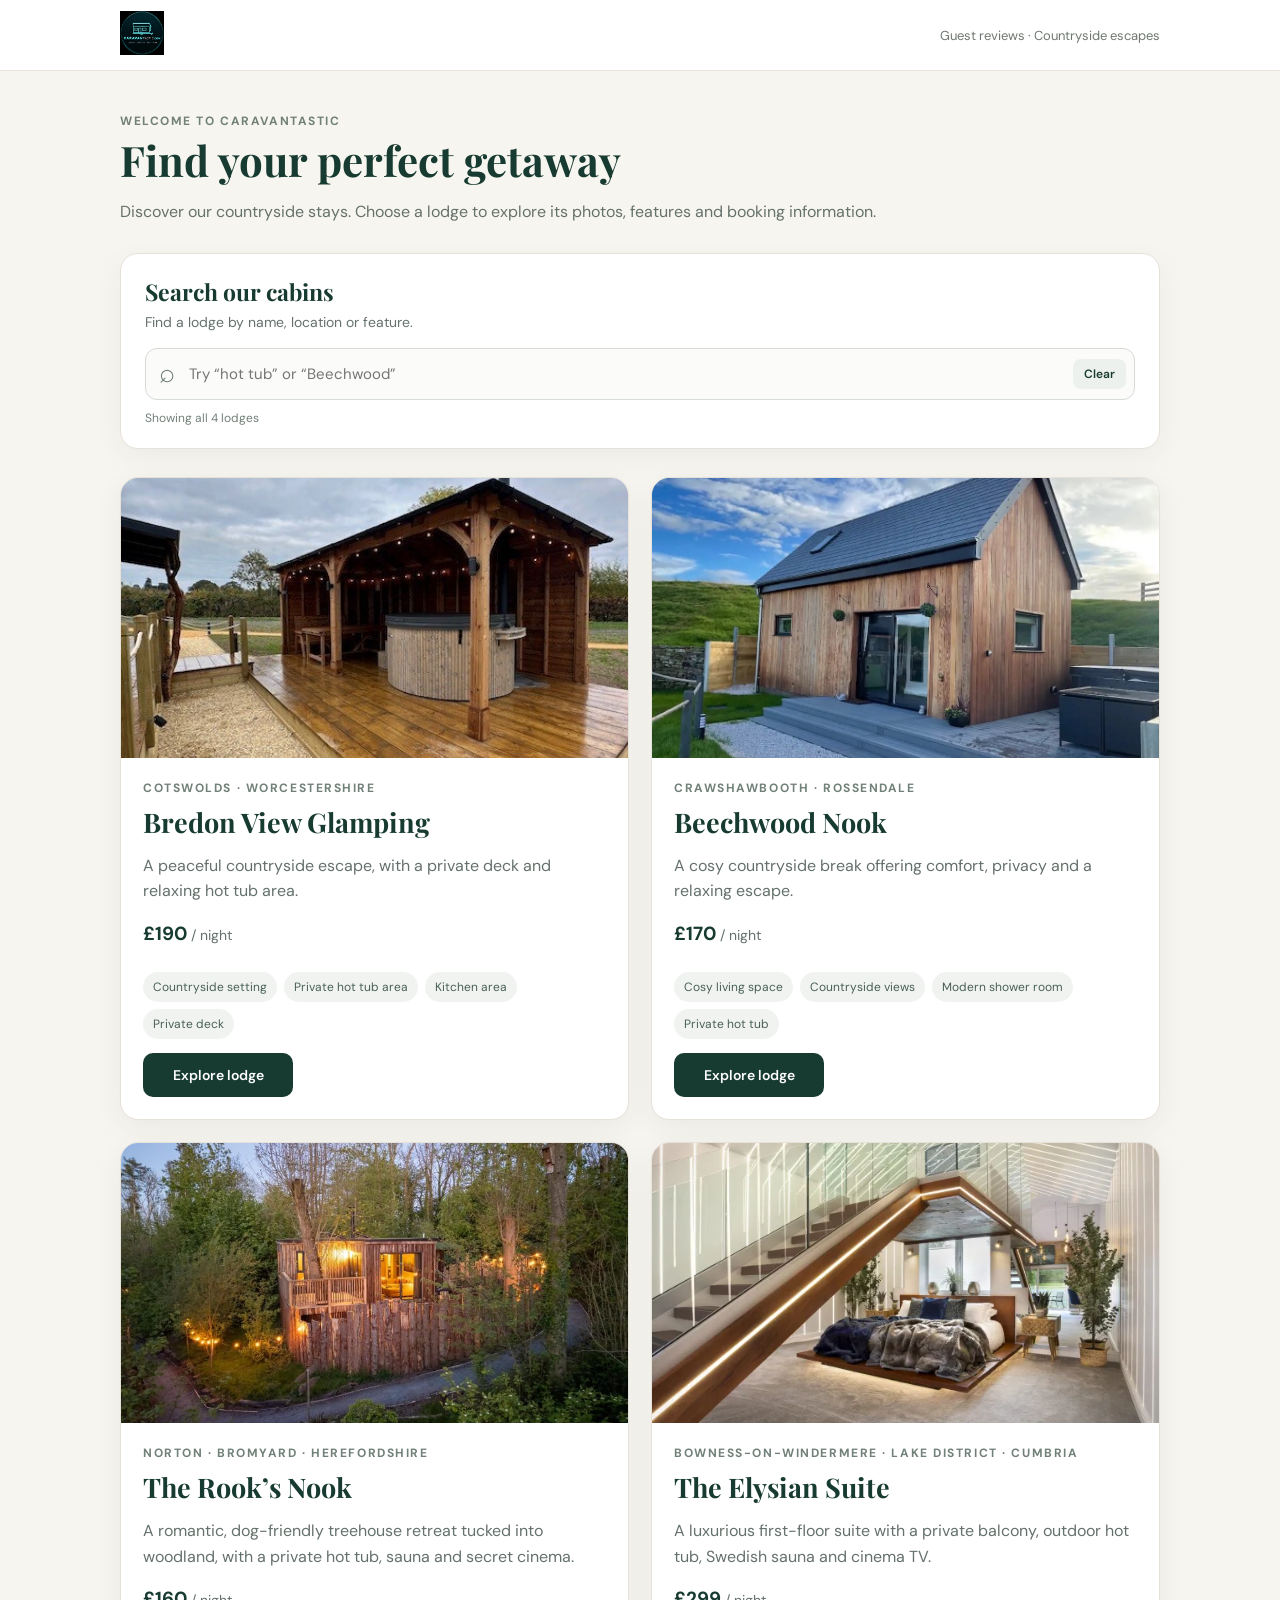
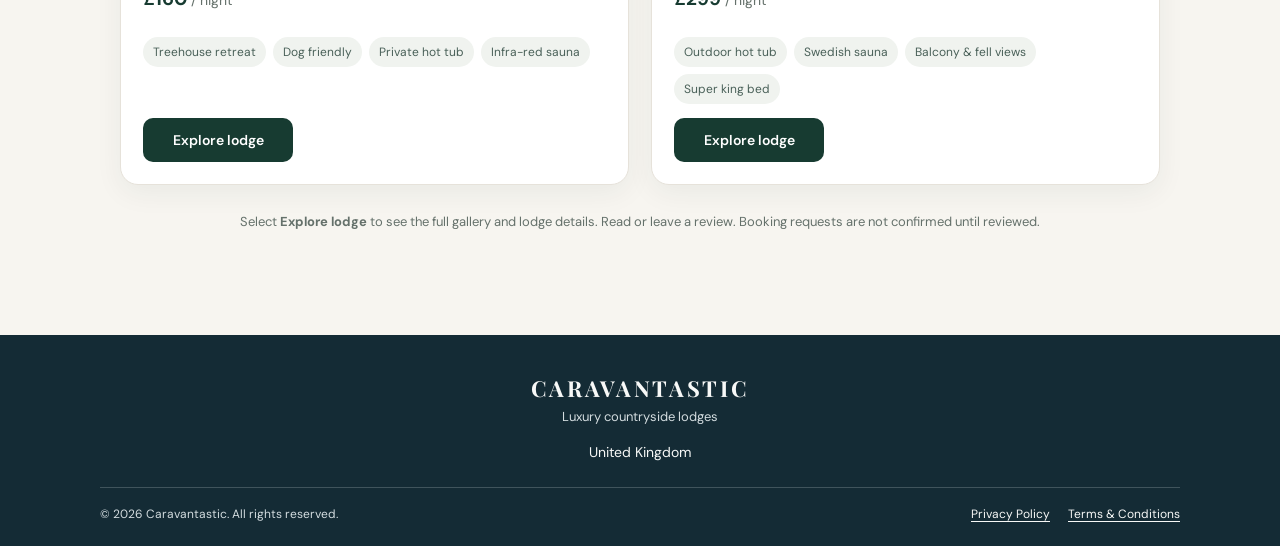
<file: details.html>
<!doctype html><html><head><meta name="viewport" content="width=device-width,initial-scale=1"><title>Caravantastic | Guest details</title><link rel="stylesheet" href="style.css"></head><body><header><div class="wrap nav"><a class="brand-text" href="index.html">Caravantastic</a><span class="step">Step 3 of 5</span></div></header><main><div class="wrap"><div class="eyebrow">Guest information</div><h1>Your details</h1><p class="sub">Enter the details we should use for your booking request.</p><div class="panel"><div class="field"><label>Full name</label><input id="name"></div><div class="row"><div class="field"><label>Email address</label><input id="email" type="email"></div><div class="field"><label>Phone number</label><input id="phone" type="tel"></div></div><div class="field"><label>Special requests <span class="muted">(optional)</span></label><textarea id="special"></textarea></div></div><div class="actions"><a class="btn secondary" href="dates.html">Back</a><button class="right" onclick="next()">Continue</button></div></div></main><footer>Caravantastic</footer><script src="common.js?v=price-fix-20260919"></script><script>const d=cabin();const old=data();const nameEl=document.getElementById('name');const emailEl=document.getElementById('email');const phoneEl=document.getElementById('phone');const specialEl=document.getElementById('special');nameEl.value=old.name||'';emailEl.value=old.email||'';phoneEl.value=old.phone||'';specialEl.value=old.special||'';function next(){const name=nameEl.value.trim();const email=emailEl.value.trim();const phone=phoneEl.value.trim();const special=specialEl.value.trim();if(!name||!email||!phone){alert('Please complete your name, email and phone number.');return}save({...d,name,email,phone,special});location.href='review.html'}</script></body></html>
</file>
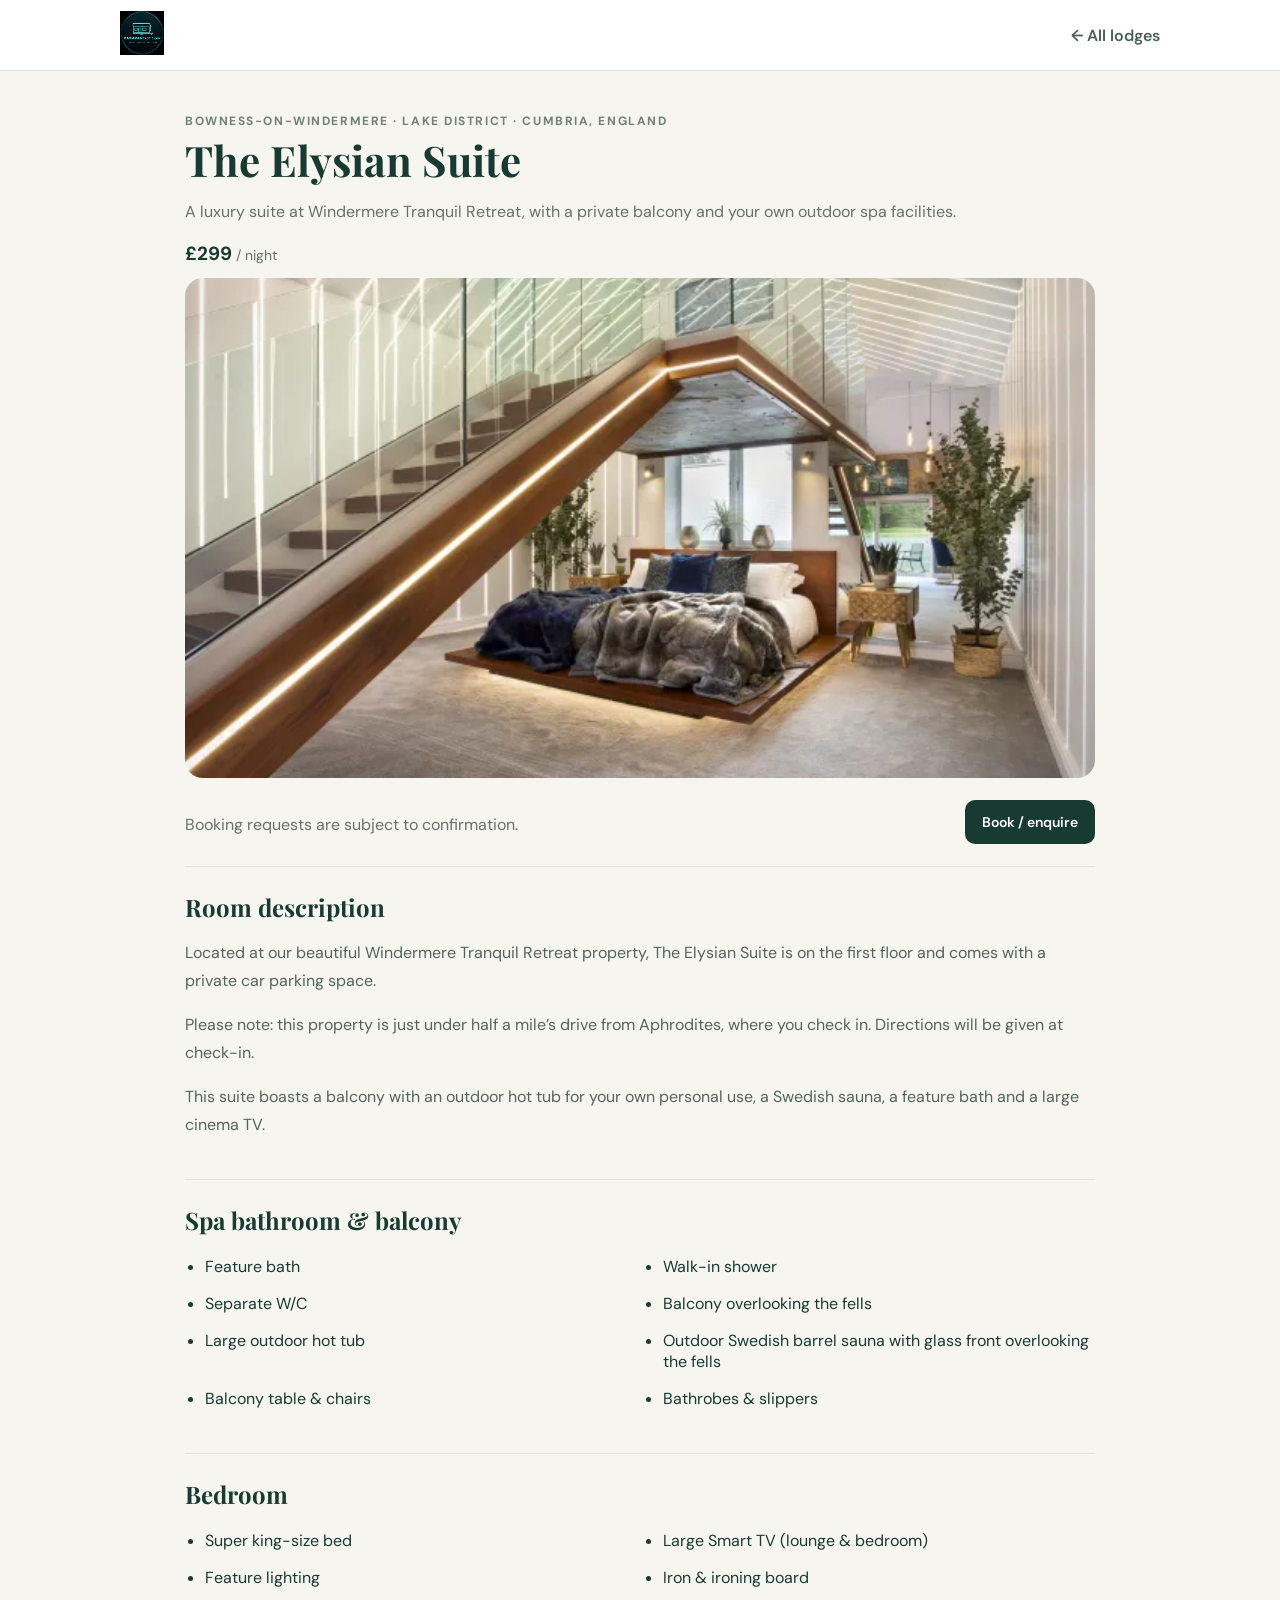
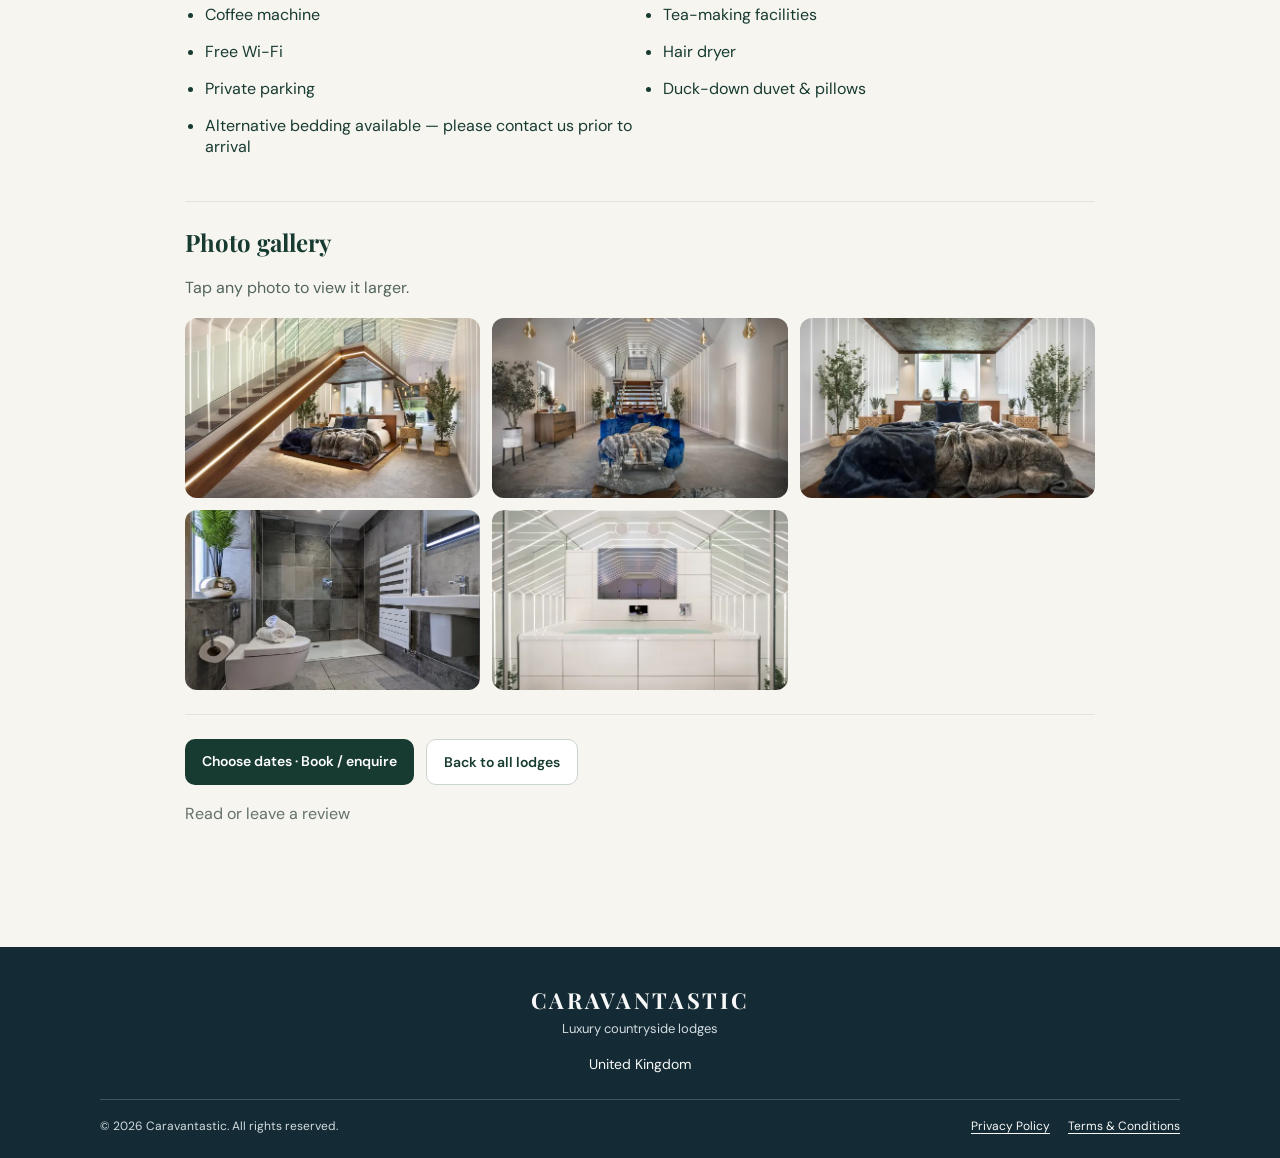
<file: elysian-suite.html>
<!doctype html>
<html lang="en"><head><meta charset="utf-8"><meta name="viewport" content="width=device-width,initial-scale=1"><title>Caravantastic | The Elysian Suite</title><meta name="description" content="The Elysian Suite, a luxury first-floor suite in Bowness-on-Windermere, Lake District, with a private balcony, hot tub and Swedish sauna."><link rel="stylesheet" href="style.css"></head>
<body><header><div class="wrap nav"><a class="brand" href="index.html"><img src="logo.jpeg" alt="Caravantastic"></a><a class="back-link" href="index.html">← All lodges</a></div></header>
<main><div class="wrap lodge-detail"><div class="eyebrow">Bowness-on-Windermere · Lake District · Cumbria, England</div><h1>The Elysian Suite</h1><p class="sub">A luxury suite at Windermere Tranquil Retreat, with a private balcony and your own outdoor spa facilities.</p><div class="price">£299 <span>/ night</span></div><img class="detail-cover" src="elysian-suite-cover.webp" alt="The Elysian Suite cover photo — luxury bedroom with vaulted glass ceiling"><div class="detail-heading"><div><p class="sub">Booking requests are subject to confirmation.</p></div><button onclick="book()">Book / enquire</button></div>
<section class="detail-section"><h2>Room description</h2><p>Located at our beautiful Windermere Tranquil Retreat property, The Elysian Suite is on the first floor and comes with a private car parking space.</p><p>Please note: this property is just under half a mile’s drive from Aphrodites, where you check in. Directions will be given at check-in.</p><p>This suite boasts a balcony with an outdoor hot tub for your own personal use, a Swedish sauna, a feature bath and a large cinema TV.</p></section>
<section class="detail-section"><h2>Spa bathroom & balcony</h2><ul class="feature-list"><li>Feature bath</li><li>Walk-in shower</li><li>Separate W/C</li><li>Balcony overlooking the fells</li><li>Large outdoor hot tub</li><li>Outdoor Swedish barrel sauna with glass front overlooking the fells</li><li>Balcony table & chairs</li><li>Bathrobes & slippers</li></ul></section>
<section class="detail-section"><h2>Bedroom</h2><ul class="feature-list"><li>Super king-size bed</li><li>Large Smart TV (lounge & bedroom)</li><li>Feature lighting</li><li>Iron & ironing board</li><li>Coffee machine</li><li>Tea-making facilities</li><li>Free Wi-Fi</li><li>Hair dryer</li><li>Private parking</li><li>Duck-down duvet & pillows</li><li>Alternative bedding available — please contact us prior to arrival</li></ul></section>
<section class="detail-section"><h2>Photo gallery</h2><p class="sub">Tap any photo to view it larger.</p><div class="photo-gallery">
<a href="elysian-suite-cover.webp" target="_blank" aria-label="View The Elysian Suite cover photo"><img src="elysian-suite-cover.webp" alt="The Elysian Suite — cover bedroom photo"></a>
<a href="elysian-suite-lounge.webp" target="_blank" aria-label="View The Elysian Suite lounge"><img src="elysian-suite-lounge.webp" alt="The Elysian Suite lounge with blue sofa and vaulted ceiling"></a>
<a href="elysian-suite-bedroom.webp" target="_blank" aria-label="View The Elysian Suite bedroom"><img src="elysian-suite-bedroom.webp" alt="The Elysian Suite bedroom"></a>
<a href="elysian-suite-bathroom.webp" target="_blank" aria-label="View The Elysian Suite bathroom"><img src="elysian-suite-bathroom.webp" alt="The Elysian Suite bathroom"></a>
<a href="elysian-suite-spa.webp" target="_blank" aria-label="View The Elysian Suite spa bath"><img src="elysian-suite-spa.webp" alt="The Elysian Suite spa bath"></a>
</div></section>
<div class="detail-cta"><button onclick="book()">Choose dates · Book / enquire</button><a class="btn secondary" href="index.html">Back to all lodges</a></div><p class="sub"><a href="review.html">Read or leave a review</a></p></div></main>
<footer class="site-footer"><div class="footer-brand">CARAVANTASTIC</div><div class="footer-tagline">Luxury countryside lodges</div><div class="footer-location">United Kingdom</div><div class="footer-bottom"><span>© 2026 Caravantastic. All rights reserved.</span><nav aria-label="Footer"><a href="privacy.html">Privacy Policy</a><a href="terms.html">Terms &amp; Conditions</a></nav></div></footer><script src="common.js"></script><script>function book(){save({property:'The Elysian Suite',location:'Bowness-on-Windermere, Lake District, Cumbria, England',price:299});location.href='dates.html'}</script></body></html>
</file>
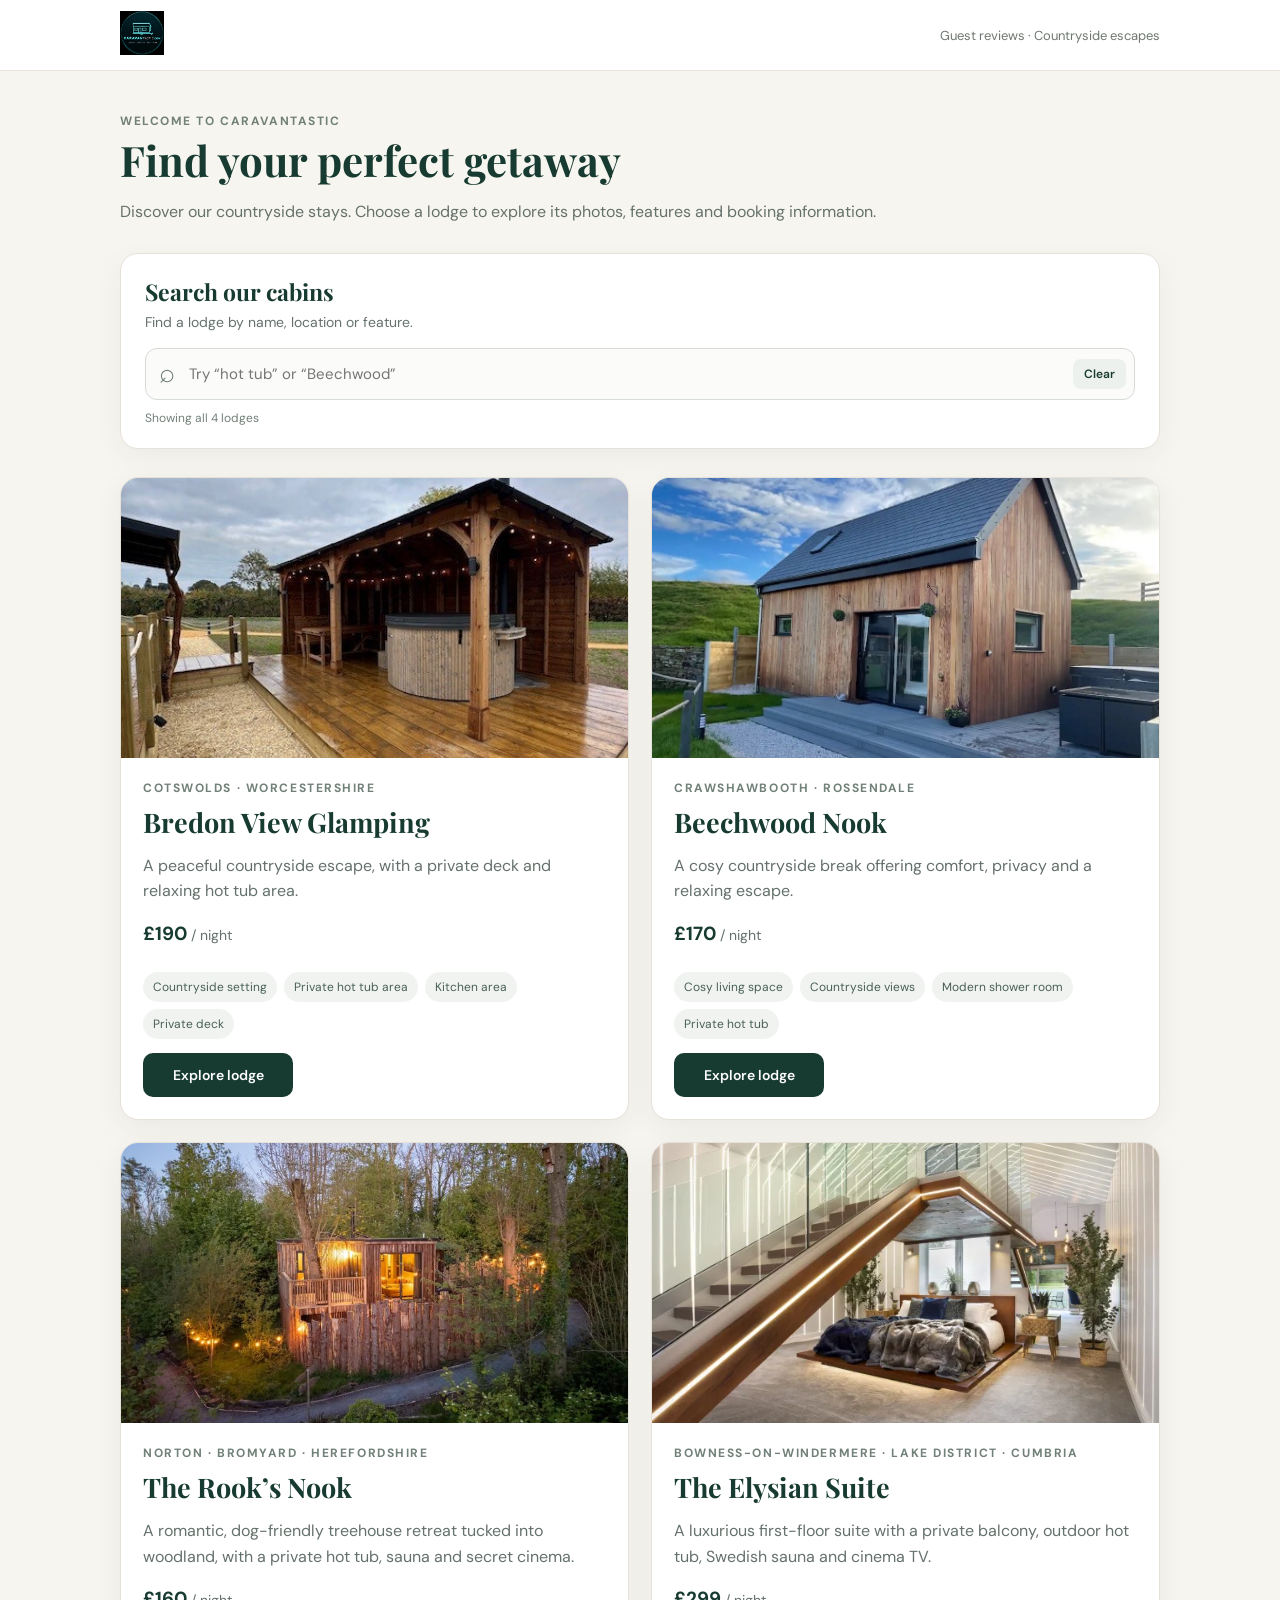
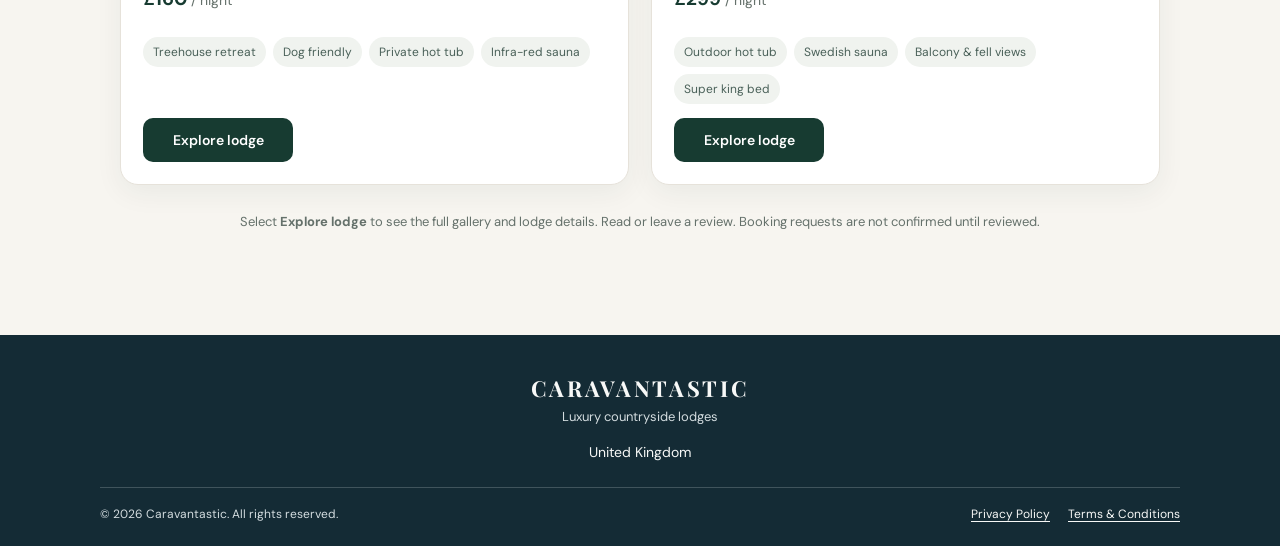
<file: payment.html>
<!doctype html>
<html lang="en"><head><meta charset="utf-8"><meta name="viewport" content="width=device-width,initial-scale=1"><title>Payment | Caravantastic Lodges</title><meta name="description" content="Choose a payment method for your Caravantastic Lodges booking request."><link rel="stylesheet" href="style.css?v=payment-methods-clean"><style>
.payment-page{background:#f7f8f6;color:#173b31}.payment-page .pay-wrap{max-width:850px;margin:0 auto;padding:0 20px}.payment-header{background:#fff;border-bottom:1px solid #e6e9e5}.payment-header .pay-wrap{min-height:66px;display:flex;align-items:center}.payment-brand{font-weight:800;font-size:18px;letter-spacing:.04em;color:#173b31}.payment-main{padding:36px 0 55px}.payment-kicker{font-size:11px;letter-spacing:.16em;font-weight:700;color:#708077;text-transform:uppercase}.payment-title{font:700 clamp(30px,5vw,42px) 'DM Sans',sans-serif;letter-spacing:-.035em;color:#142f29;margin:8px 0}.payment-intro{color:#66766e;line-height:1.6;margin:0 0 24px}.payment-panel{background:#fff;border:1px solid #e1e8e2;border-radius:18px;padding:clamp(18px,4vw,30px);box-shadow:0 10px 30px rgba(23,59,49,.045)}.payment-page .checkout-layout{display:block}.payment-page .checkout-payment-panel{padding:0;border:0;box-shadow:none;background:transparent}.payment-page .checkout-panel-title{margin-bottom:8px}.payment-page .checkout-panel-title h2{font-family:'DM Sans',sans-serif}.payment-page .checkout-method{grid-template-columns:48px minmax(0,1fr) auto}.payment-back{display:inline-flex;margin-top:22px;color:#365c49;font-weight:700;font-size:13px}.payment-help{font-size:12px;color:#687970;line-height:1.6;margin-top:18px;padding:13px;background:#f3f7f4;border-radius:10px}
@media(max-width:600px){.payment-main{padding:25px 0 40px}.payment-page .pay-wrap{padding-left:15px;padding-right:15px}.payment-panel{padding:16px}.payment-page .checkout-method{grid-template-columns:36px minmax(0,1fr);gap:10px;padding:13px}.payment-page .checkout-method .method-icon{grid-column:1;grid-row:1;width:36px;height:36px}.payment-page .checkout-method .method-copy{grid-column:2;grid-row:1}.payment-page .checkout-method .method-action{grid-column:2;grid-row:2;justify-self:start;white-space:normal}.payment-page .checkout-method-link .method-chevron{grid-column:2;grid-row:2;justify-self:end}}
.payment-method-logo{display:block;width:25px;height:25px;flex:0 0 25px}.bitcoin-logo{width:27px;height:27px;flex-basis:27px}.user-payment-logo{width:100%;height:100%;max-width:42px;max-height:42px;object-fit:contain;border-radius:7px;background:#fff}.card-icon .user-payment-logo{max-width:46px;max-height:42px}.whatsapp-icon .user-payment-logo{padding:2px}.payment-page .method-icon{width:42px;height:42px;min-width:42px;min-height:42px;display:grid;place-items:center}.payment-page .card-icon{background:#eaf1fb;color:#245da4}.payment-page .whatsapp-icon{background:#e8f5eb;color:#20834b}.payment-page .email-icon{background:#eaf3ed;color:#285a43}.payment-page .bitcoin-icon{background:#fff3e3;color:#f7931a}</style></head>
<body class="checkout-page payment-page">
<header class="payment-header"><div class="pay-wrap"><a class="payment-brand" href="index.html">CARAVANTASTIC LODGES</a></div></header>
<main class="payment-main"><div class="pay-wrap"><div class="payment-kicker">Secure booking request</div><h1 class="payment-title">Choose your payment method</h1><p class="payment-intro">Select how you’d like to arrange payment for your booking. Your booking summary was shown on the previous page.</p>
<section class="payment-panel"><section class="checkout-payment-panel" aria-labelledby="payment-title"><div class="checkout-panel-title"><div><span class="checkout-number">01</span><h2 id="payment-title">Payment options</h2></div><span class="checkout-required">Choose one</span></div><p class="checkout-help">Card payments are temporarily unavailable. Please choose another option to continue.</p>
<a class="checkout-method checkout-card-method checkout-method-link" href="card-unavailable.html" aria-label="Credit or debit card payment information"><div class="method-icon card-icon" aria-hidden="true"><img class="payment-method-logo user-payment-logo" src="payment-card-brands.png" alt="Visa and Mastercard"></div><div class="method-copy"><div class="method-heading"><h3>Credit or debit card</h3></div><p>Visa, Mastercard and other major cards</p></div><span class="method-chevron" aria-hidden="true">›</span></a>
<div class="checkout-method"><div class="method-icon email-icon" aria-hidden="true"><img class="payment-method-logo user-payment-logo" src="payment-gmail.png" alt="Gmail"></div><div class="method-copy"><div class="method-heading"><h3>Bank transfer via email</h3><span class="method-tag recommended">Available</span></div><p>Request bank details by email. We’ll reply with instructions.</p><a class="method-email" href="mailto:Caravantasticsouthwest1@gmail.com">Caravantasticsouthwest1@gmail.com</a></div><button type="button" class="method-action" onclick="emailBank()">Email for details <span aria-hidden="true">→</span></button></div>
<div class="checkout-method"><div class="method-icon whatsapp-icon" aria-hidden="true"><img class="payment-method-logo user-payment-logo" src="payment-whatsapp.png" alt="WhatsApp"></div><div class="method-copy"><div class="method-heading"><h3>Bank transfer via WhatsApp</h3><span class="method-tag available">Available</span></div><p>Message Caravantastic to request bank details.</p></div><button type="button" class="method-action method-outline" onclick="bank()">Continue <span aria-hidden="true">→</span></button></div>
<div class="checkout-method"><div class="method-icon bitcoin-icon" aria-hidden="true"><img class="payment-method-logo user-payment-logo" src="payment-bitcoin.png" alt="Bitcoin"></div><div class="method-copy"><div class="method-heading"><h3>Bitcoin (BTC)</h3><span class="method-tag available">Available</span></div><p>Copy the wallet address below to arrange payment.</p><div class="checkout-wallet" id="w">bc1qgmrtg80yxescm6h40zkd9fd22recpz0tt8e7rn</div><button type="button" class="wallet-copy" onclick="copyW()">Copy wallet address</button><span id="c" class="copy-status" aria-live="polite"></span></div></div>
<div class="checkout-payment-note"><span aria-hidden="true">ⓘ</span><p>Please confirm payment details with Caravantastic before sending funds. Keep your receipt or transaction reference.</p></div></section></section>
<a class="payment-back" href="review.html">← Go back to booking summary</a><div class="payment-help">Once your payment has been made and confirmed, your dates will be reserved. A booking confirmation email and booking code will then be sent to you.</div>
</div></main><footer class="checkout-footer">Caravantastic Lodges <span>·</span> WhatsApp: +44 7447 443251</footer>
<script src="common.js?v=price-fix-20260919"></script><script>const d=cabin();function bank(){wa('Hello Caravantastic, I would like to complete payment for my booking request. Cabin: '+d.property+' | Dates: '+d.checkin+' to '+d.checkout+' | Guests: '+d.guests+' | Total: '+money(d.total)+'. Please send the bank transfer details.')}function emailBank(){const subject='Bank transfer details for booking request';const body='Hello Caravantastic, I would like to complete payment for my booking request.\nCabin: '+d.property+'\nDates: '+d.checkin+' to '+d.checkout+'\nGuests: '+d.guests+'\nTotal: '+money(d.total)+'\n\nPlease send the bank transfer details.';location.href='mailto:Caravantasticsouthwest1@gmail.com?subject='+encodeURIComponent(subject)+'&body='+encodeURIComponent(body)}async function copyW(){try{await navigator.clipboard.writeText(document.getElementById('w').textContent);document.getElementById('c').textContent='Wallet address copied.'}catch(e){document.getElementById('c').textContent='Press and hold the wallet address to copy it.'}}</script></body></html>
</file>
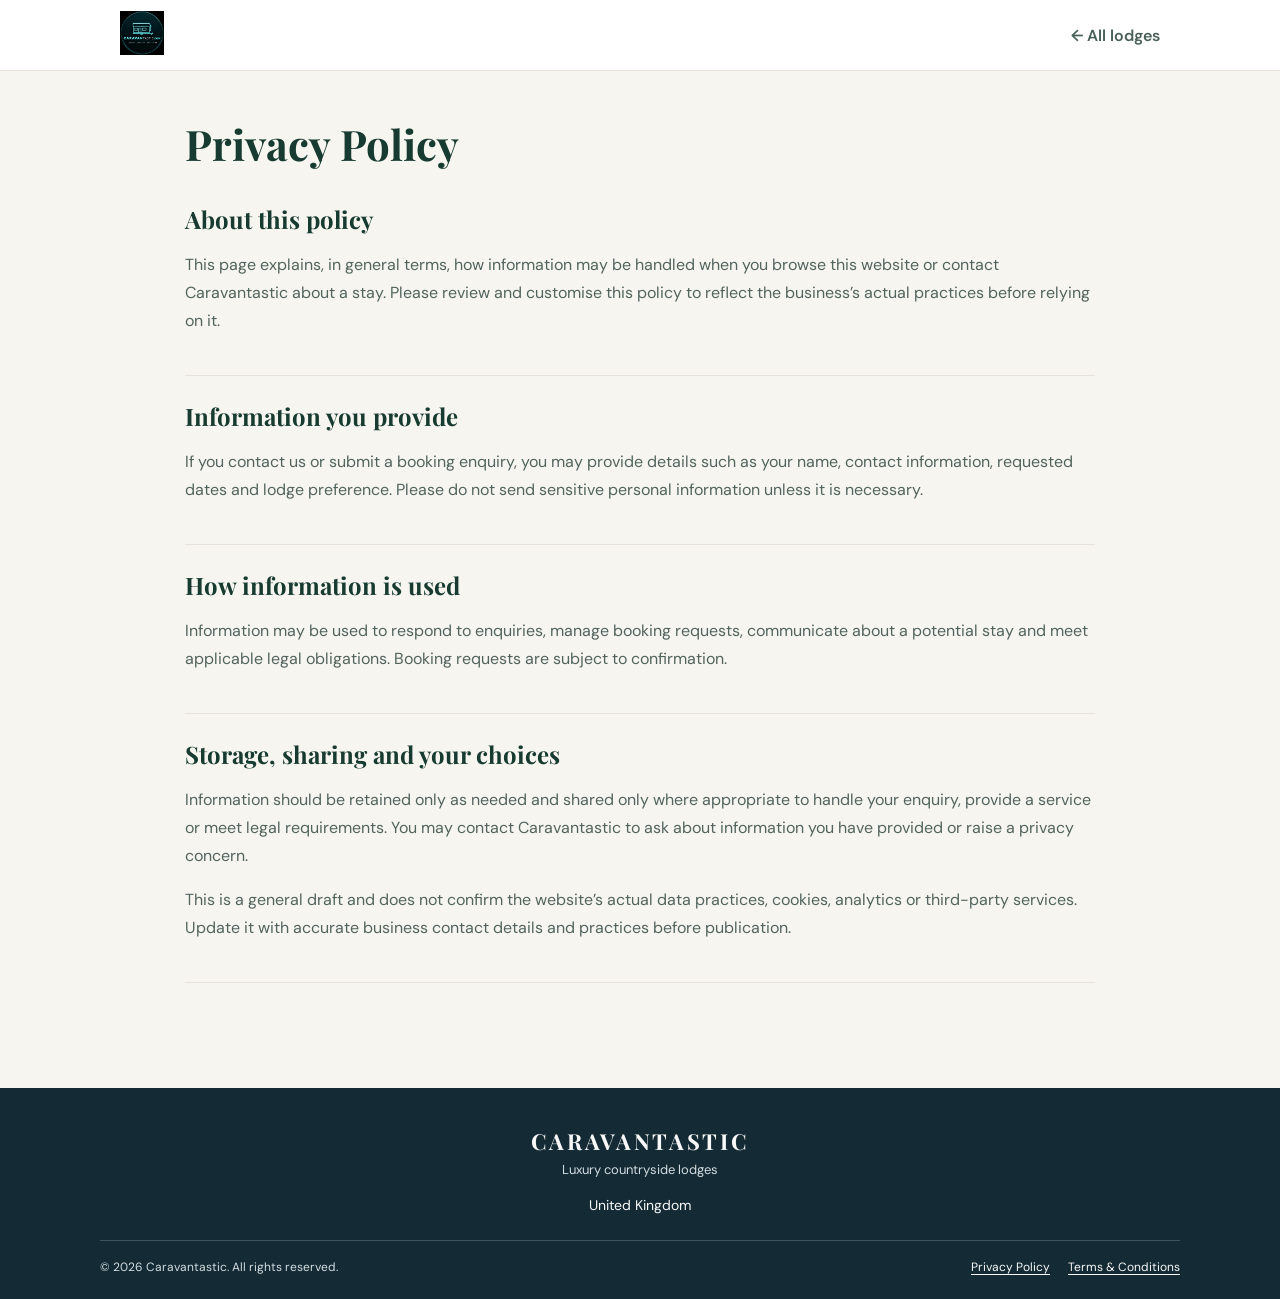
<file: privacy.html>
<!doctype html>
<html lang="en">
<head><meta charset="utf-8"><meta name="viewport" content="width=device-width,initial-scale=1">
<title>Caravantastic | Privacy Policy</title><link rel="stylesheet" href="style.css"></head>
<body><header><div class="wrap nav"><a class="brand" href="index.html"><img src="logo.jpeg" alt="Caravantastic"></a><a class="back-link" href="index.html">← All lodges</a></div></header>
<main><div class="wrap lodge-detail"><h1>Privacy Policy</h1>
<section class="detail-section"><h2>About this policy</h2><p>This page explains, in general terms, how information may be handled when you browse this website or contact Caravantastic about a stay. Please review and customise this policy to reflect the business’s actual practices before relying on it.</p></section>
<section class="detail-section"><h2>Information you provide</h2><p>If you contact us or submit a booking enquiry, you may provide details such as your name, contact information, requested dates and lodge preference. Please do not send sensitive personal information unless it is necessary.</p></section>
<section class="detail-section"><h2>How information is used</h2><p>Information may be used to respond to enquiries, manage booking requests, communicate about a potential stay and meet applicable legal obligations. Booking requests are subject to confirmation.</p></section>
<section class="detail-section"><h2>Storage, sharing and your choices</h2><p>Information should be retained only as needed and shared only where appropriate to handle your enquiry, provide a service or meet legal requirements. You may contact Caravantastic to ask about information you have provided or raise a privacy concern.</p><p>This is a general draft and does not confirm the website’s actual data practices, cookies, analytics or third-party services. Update it with accurate business contact details and practices before publication.</p></section></div></main><footer class="site-footer"><div class="footer-brand">CARAVANTASTIC</div><div class="footer-tagline">Luxury countryside lodges</div><div class="footer-location">United Kingdom</div><div class="footer-bottom"><span>© 2026 Caravantastic. All rights reserved.</span><nav aria-label="Footer"><a href="privacy.html">Privacy Policy</a><a href="terms.html">Terms &amp; Conditions</a></nav></div></footer></body></html>
</file>
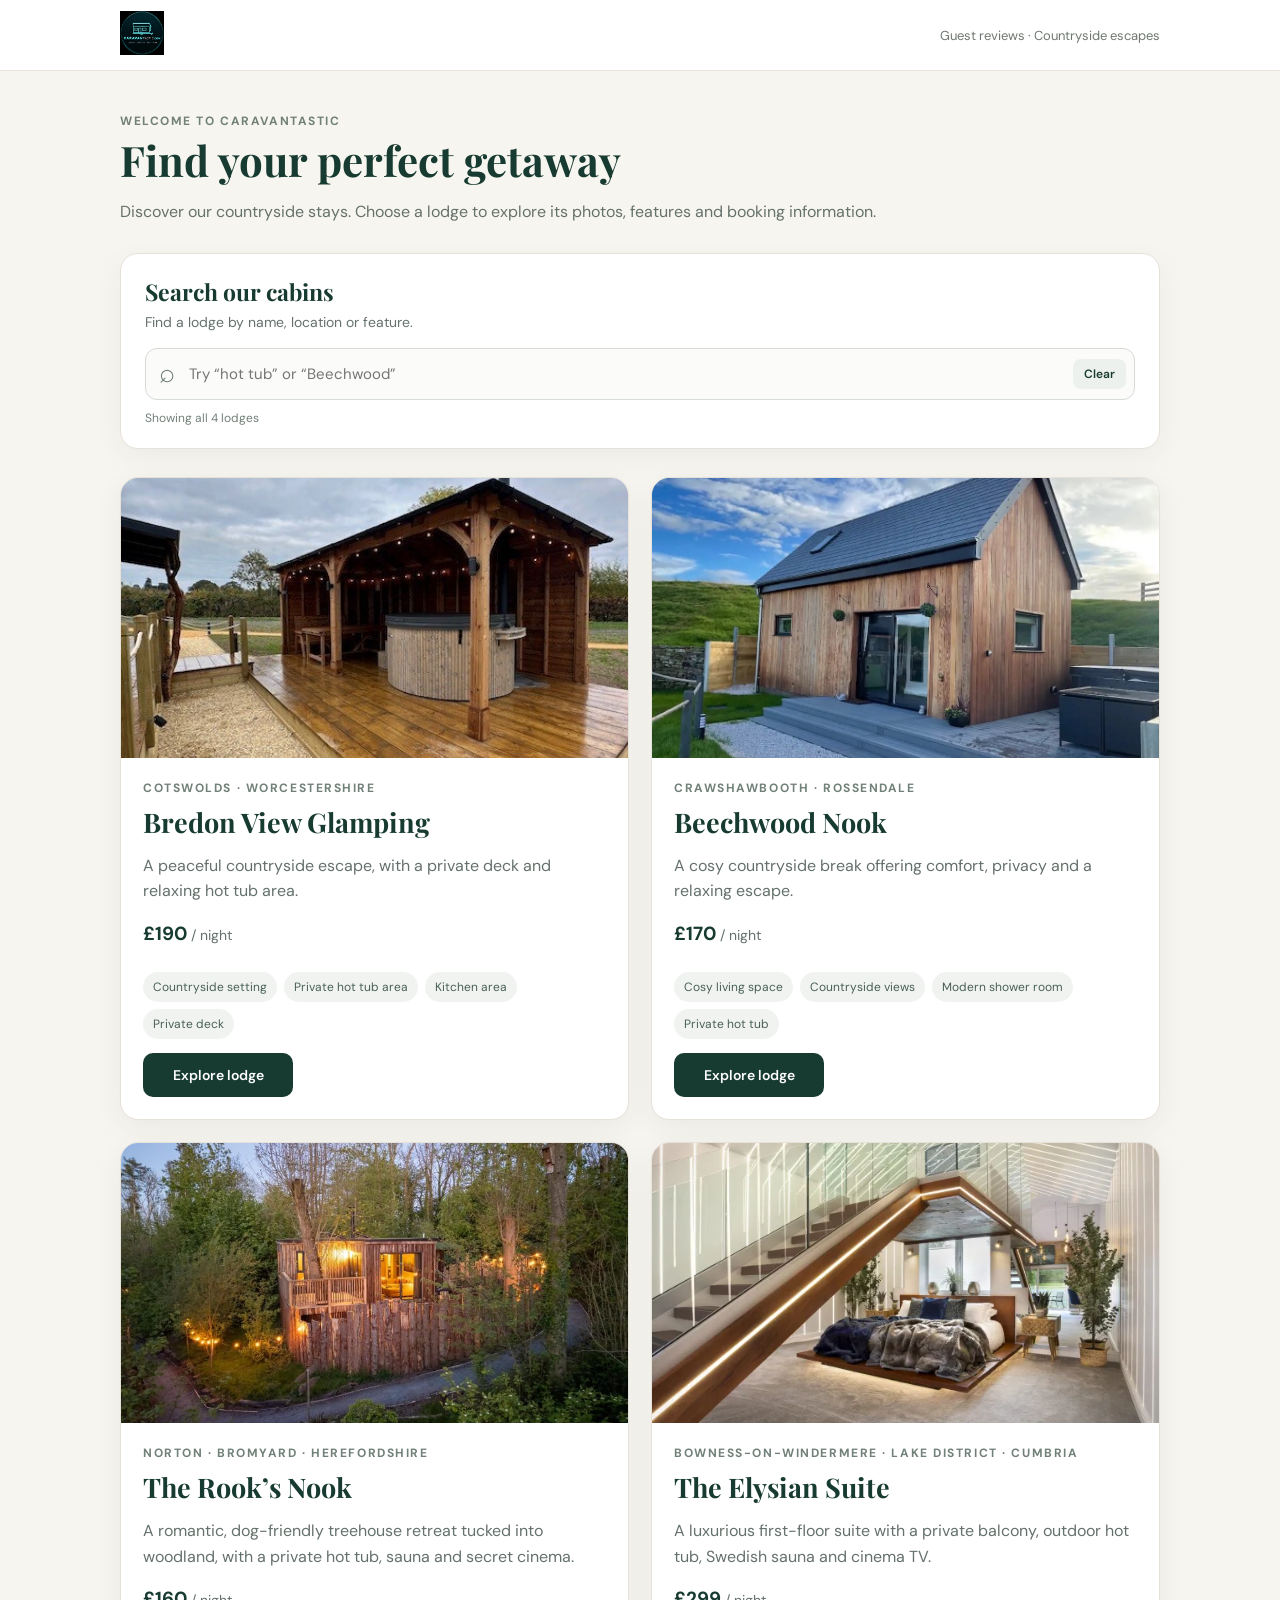
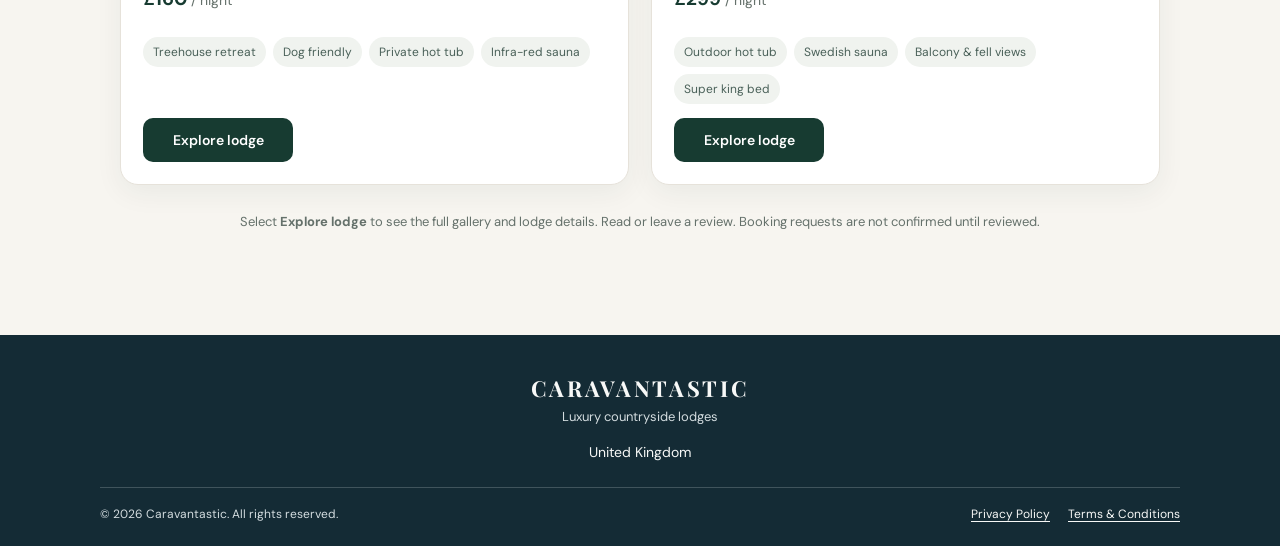
<file: review.html>
<!doctype html>
<html lang="en">
<head>
<meta charset="utf-8"><meta name="viewport" content="width=device-width,initial-scale=1">
<title>Review Your Booking | Caravantastic Lodges</title>
<link rel="stylesheet" href="style.css?v=booking-review-flow">
<style>
.review-page{background:#f7f8f6;color:#173b31}.review-page .review-wrap{max-width:900px;margin:0 auto;padding:0 20px}.review-header{background:#fff;border-bottom:1px solid #e6e9e5}.review-header .review-wrap{min-height:66px;display:flex;align-items:center}.review-brand{font-weight:800;font-size:18px;letter-spacing:.04em;color:#173b31}.review-main{padding:36px 0 56px}.review-kicker{font-size:11px;letter-spacing:.16em;font-weight:700;color:#708077;text-transform:uppercase}.review-title{font:700 clamp(30px,5vw,42px) 'DM Sans',sans-serif;letter-spacing:-.035em;color:#142f29;margin:8px 0}.review-intro{color:#66766e;line-height:1.6;margin:0 0 24px}.review-card{background:#fff;border:1px solid #e1e8e2;border-radius:18px;padding:clamp(20px,4vw,32px);box-shadow:0 10px 30px rgba(23,59,49,.045)}.review-card h2{font:700 22px 'DM Sans',sans-serif;margin:0 0 20px}.review-property{background:#f2f6f3;border-radius:12px;padding:16px;margin-bottom:18px}.review-property strong{display:block;font-size:18px}.review-property span{display:block;color:#687970;margin-top:5px;font-size:14px}.review-grid{display:grid;grid-template-columns:repeat(2,minmax(0,1fr));gap:0 24px}.review-item{padding:13px 0;border-bottom:1px solid #edf0ed;min-width:0}.review-item span{display:block;color:#7a877f;font-size:12px;margin-bottom:5px}.review-item strong{display:block;font-size:14px;overflow-wrap:anywhere}.review-price{margin-top:22px;padding:18px;background:#edf5f0;border-radius:12px}.review-price-row{display:flex;justify-content:space-between;gap:15px;color:#5f7167;font-size:14px;padding:5px 0}.review-price-total{border-top:1px solid #d7e5db;margin-top:10px;padding-top:14px;display:flex;justify-content:space-between;gap:15px;font-size:17px;font-weight:700;color:#174c3d}.review-note{font-size:12px;color:#687970;line-height:1.6;margin:15px 0 0}.review-actions{display:flex;gap:12px;align-items:center;margin-top:22px}.review-actions .btn{min-height:48px;align-items:center}.review-actions .continue{margin-left:auto}.review-footer{text-align:center;color:#718078;font-size:12px;padding:20px}
@media(max-width:600px){.review-main{padding:25px 0 40px}.review-page .review-wrap{padding-left:15px;padding-right:15px}.review-grid{grid-template-columns:1fr}.review-actions{flex-direction:column-reverse;align-items:stretch}.review-actions .continue{margin-left:0}.review-actions .btn{width:100%;text-align:center}}
</style>
</head>
<body class="review-page">
<header class="review-header"><div class="review-wrap"><a class="review-brand" href="index.html">CARAVANTASTIC LODGES</a></div></header>
<main class="review-main"><div class="review-wrap">
<div class="review-kicker">Booking review</div><h1 class="review-title">Review your booking</h1><p class="review-intro">Please check your cabin, dates, guest details and total before moving to payment.</p>
<section class="review-card" aria-labelledby="booking-summary-title">
<h2 id="booking-summary-title">Your booking summary</h2>
<div class="review-property"><strong id="property">Your lodge</strong><span id="location">—</span></div>
<div class="review-grid">
<div class="review-item"><span>Check-in</span><strong id="checkin">—</strong></div><div class="review-item"><span>Check-out</span><strong id="checkout">—</strong></div>
<div class="review-item"><span>Guests</span><strong id="guests">—</strong></div><div class="review-item"><span>Length of stay</span><strong id="nights">—</strong></div>
<div class="review-item"><span>Lead guest</span><strong id="name">—</strong></div><div class="review-item"><span>Email</span><strong id="email">—</strong></div>
<div class="review-item"><span>Phone</span><strong id="phone">—</strong></div><div class="review-item"><span>Special requests</span><strong id="special">None</strong></div>
</div>
<div class="review-price"><div class="review-price-row"><span id="rate-label">Accommodation</span><strong id="rate">—</strong></div><div class="review-price-row"><span>Number of nights</span><strong id="night-count">—</strong></div><div class="review-price-total"><span>Booking request total</span><strong id="total">—</strong></div></div>
<p class="review-note">This is a booking request, not a confirmed reservation. Your dates will be reserved once payment has been made and confirmed.</p>
</section>
<div class="review-actions"><a class="btn secondary" href="details.html">← Go back</a><a class="btn continue" href="payment.html">Proceed to payment →</a></div>
</div></main><footer class="review-footer">Caravantastic Lodges · Questions? <a href="mailto:Caravantasticsouthwest1@gmail.com">Contact us</a></footer>
<script src="common.js?v=price-fix-20260919"></script><script>
const d=cabin();
document.getElementById('property').textContent=d.property||'Your lodge';document.getElementById('location').textContent=d.location||'';
document.getElementById('checkin').textContent=d.checkin||'—';document.getElementById('checkout').textContent=d.checkout||'—';
document.getElementById('guests').textContent=d.guests?d.guests+' guest'+(Number(d.guests)===1?'':'s'):'—';
document.getElementById('nights').textContent=d.nights?d.nights+' night'+(Number(d.nights)===1?'':'s'):'—';
document.getElementById('name').textContent=d.name||'—';document.getElementById('email').textContent=d.email||'—';document.getElementById('phone').textContent=d.phone||'—';document.getElementById('special').textContent=d.special||'None';
document.getElementById('rate-label').textContent='Accommodation ('+money(d.price)+' / night)';document.getElementById('rate').textContent=money(Number(d.price||0)*Number(d.nights||0));document.getElementById('night-count').textContent=d.nights||'—';document.getElementById('total').textContent=money(d.total);
</script></body></html>
</file>
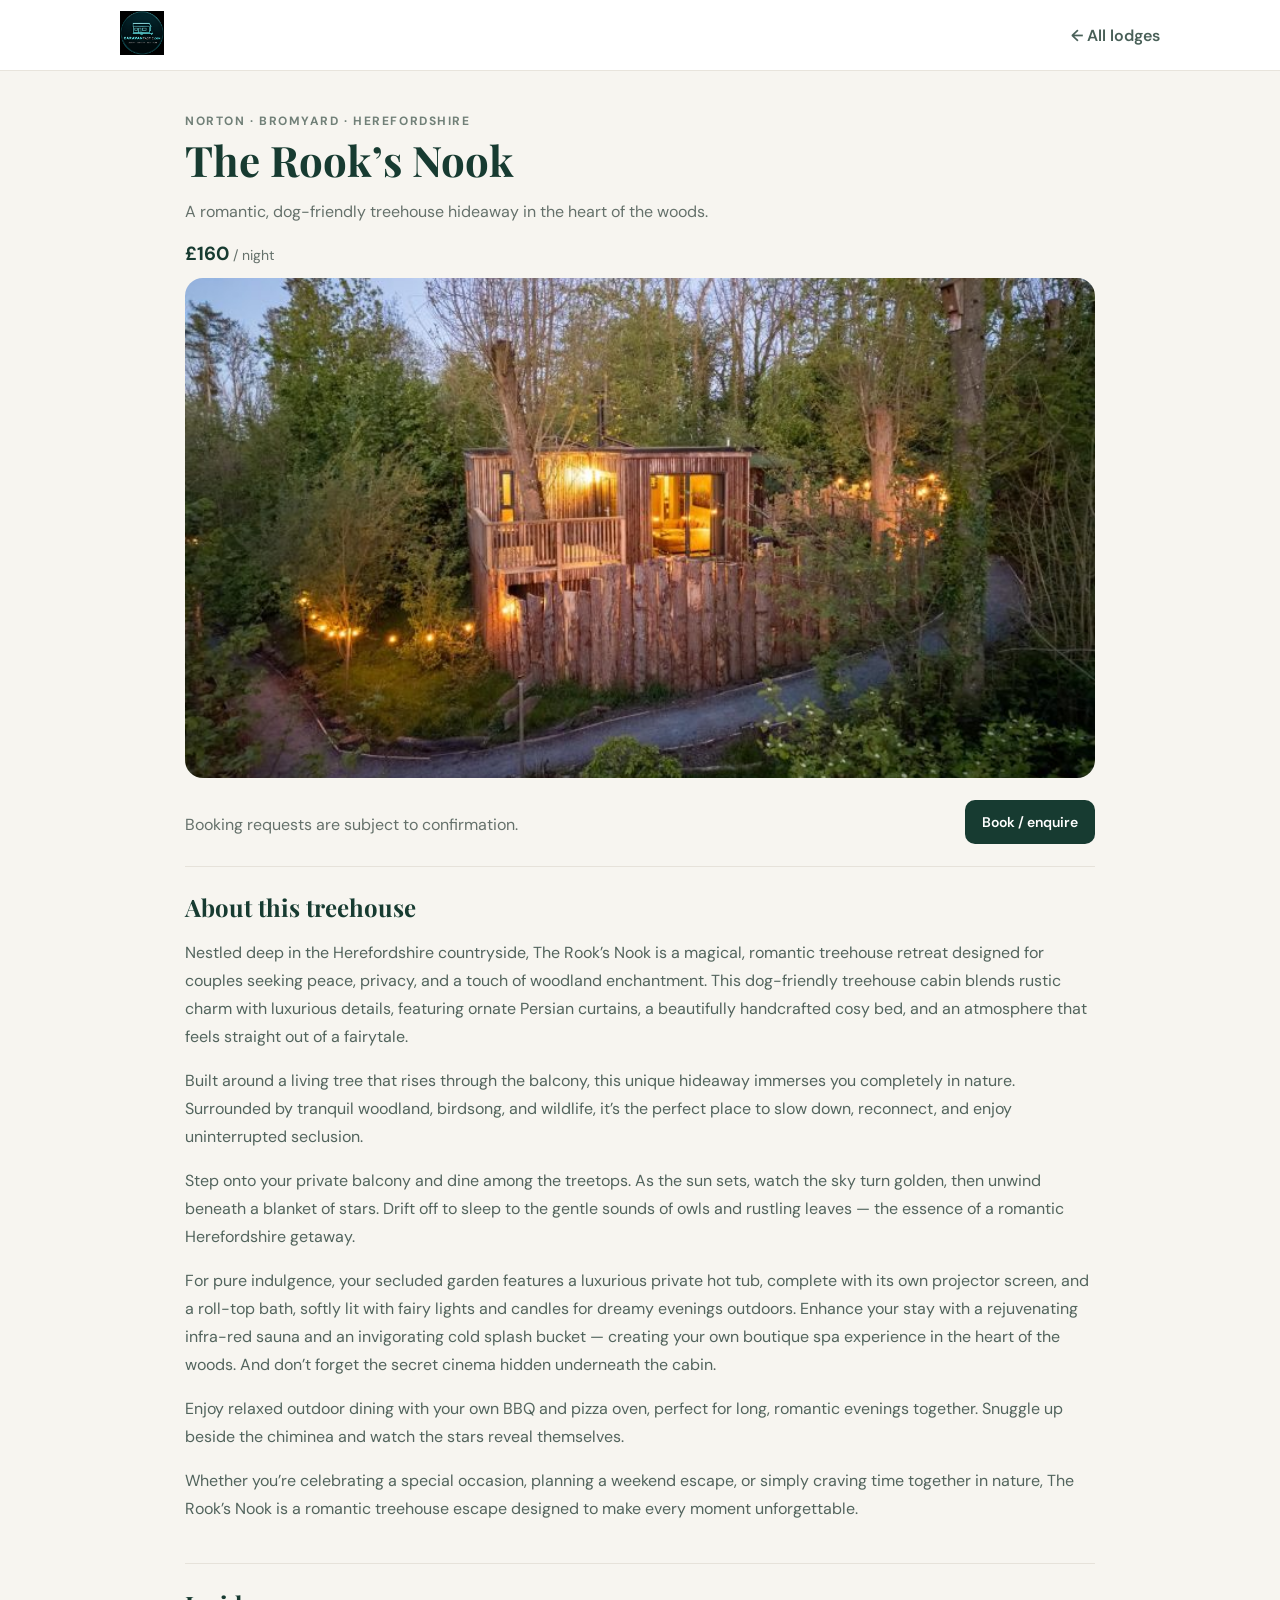
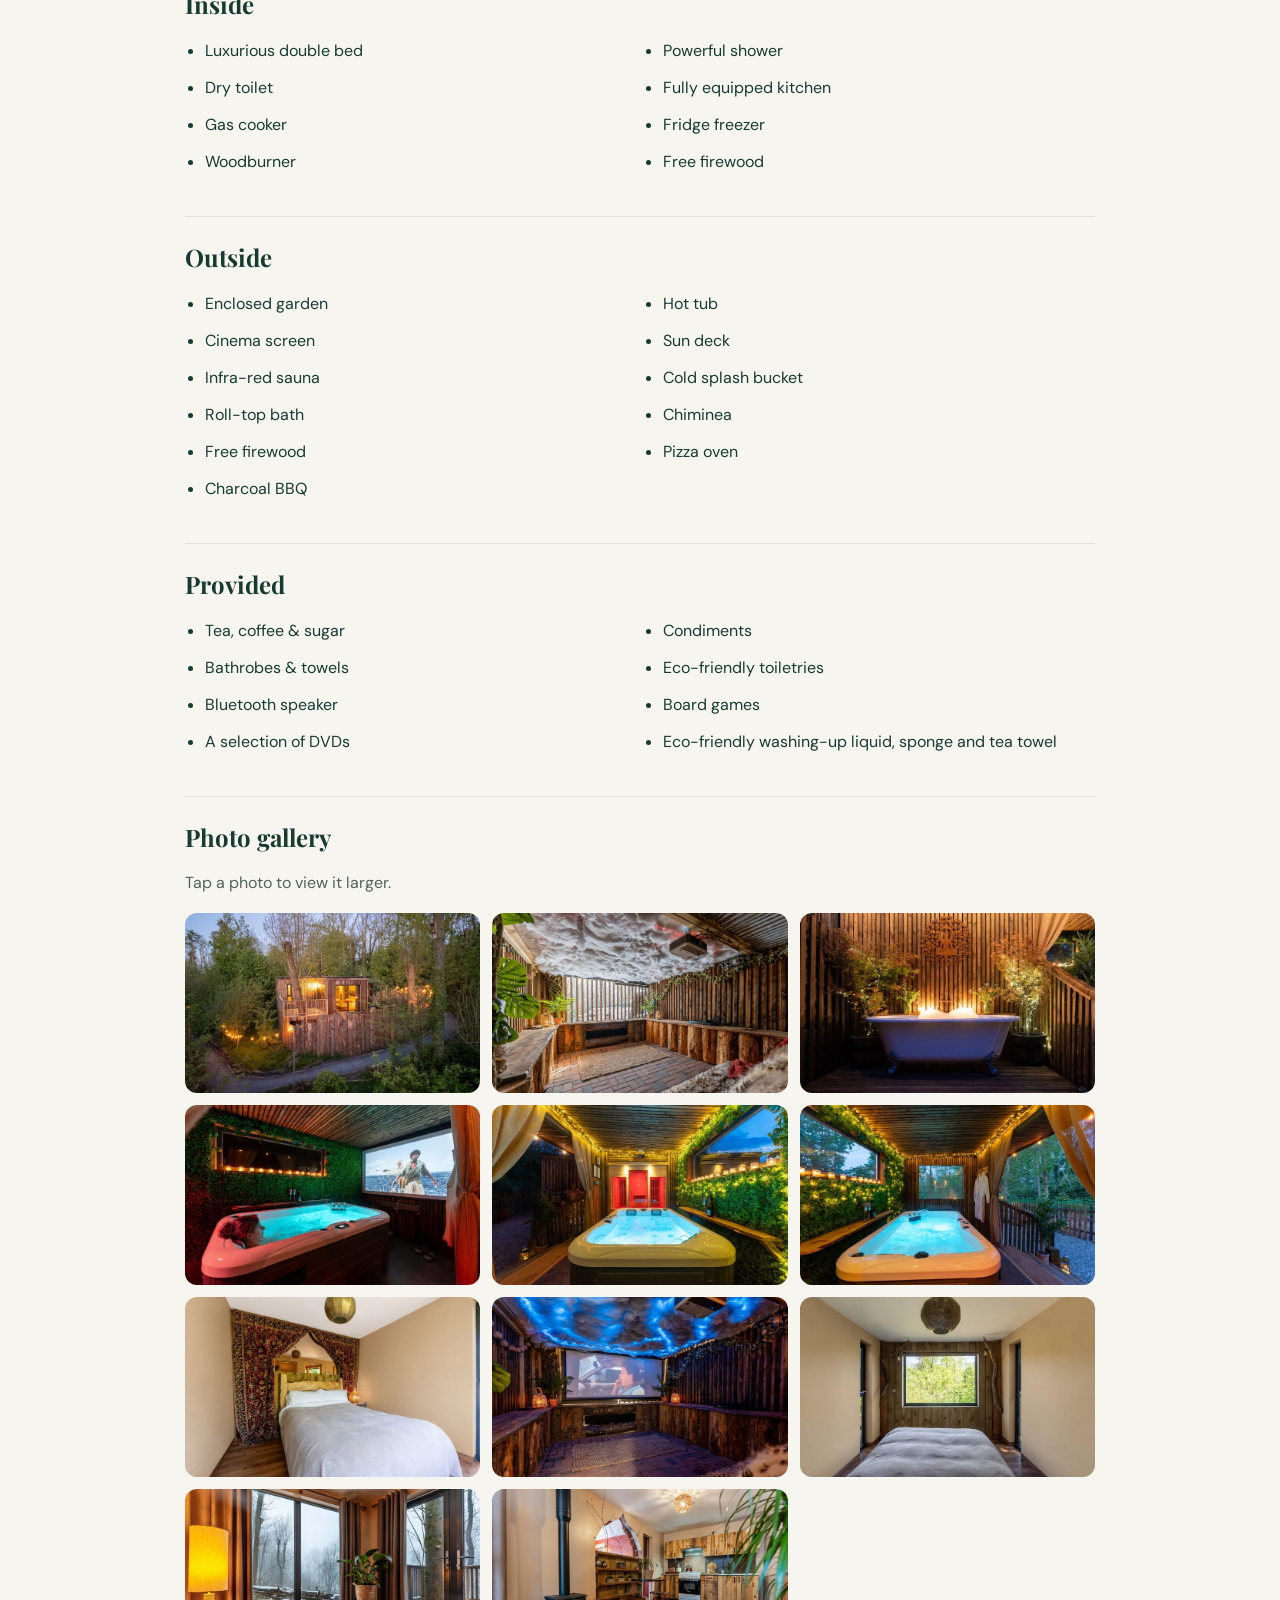
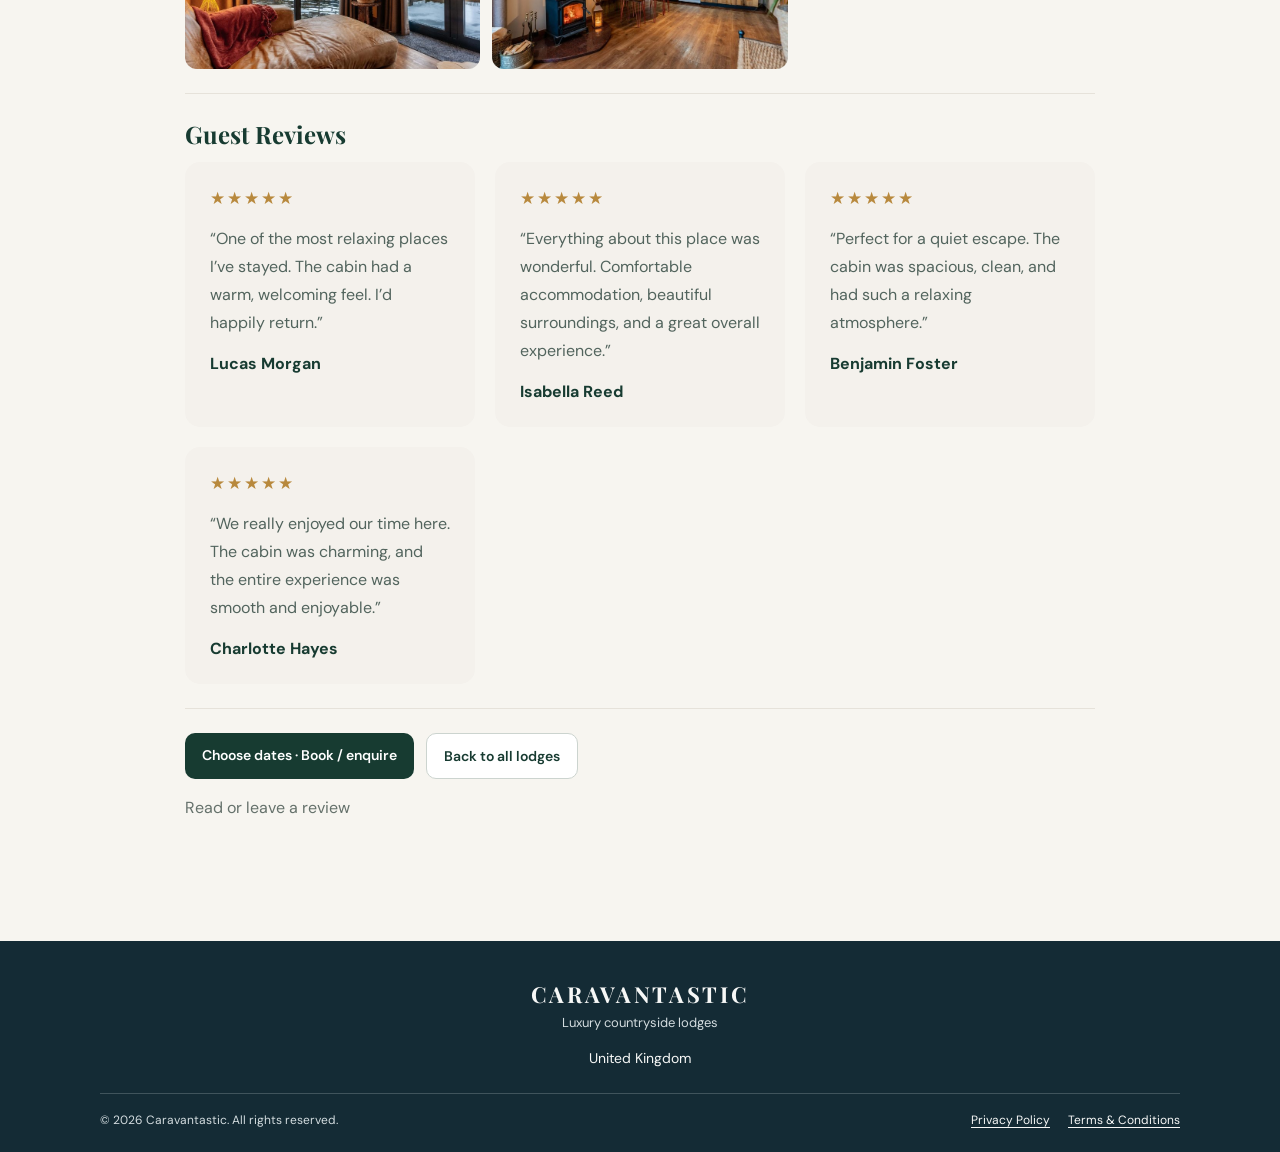
<file: rook.html>
<!doctype html><html lang="en"><head><meta charset="utf-8"><meta name="viewport" content="width=device-width,initial-scale=1"><title>Caravantastic | The Rook’s Nook</title><meta name="description" content="A romantic, dog-friendly treehouse retreat in Norton, Bromyard, Herefordshire."><link rel="stylesheet" href="style.css"></head><body><header><div class="wrap nav"><a class="brand" href="index.html"><img src="logo.jpeg" alt="Caravantastic"></a><a class="back-link" href="index.html">← All lodges</a></div></header><main><div class="wrap lodge-detail"><div class="eyebrow">Norton · Bromyard · Herefordshire</div><h1>The Rook’s Nook</h1><p class="sub">A romantic, dog-friendly treehouse hideaway in the heart of the woods.</p><div class="price">£160 <span>/ night</span></div><img class="detail-cover" src="rook-01.jpeg" alt="The Rook’s Nook cover photo"><div class="detail-heading"><div><p class="sub">Booking requests are subject to confirmation.</p></div><button onclick="book()">Book / enquire</button></div><section class="detail-section"><h2>About this treehouse</h2><p>Nestled deep in the Herefordshire countryside, The Rook’s Nook is a magical, romantic treehouse retreat designed for couples seeking peace, privacy, and a touch of woodland enchantment. This dog-friendly treehouse cabin blends rustic charm with luxurious details, featuring ornate Persian curtains, a beautifully handcrafted cosy bed, and an atmosphere that feels straight out of a fairytale.</p><p>Built around a living tree that rises through the balcony, this unique hideaway immerses you completely in nature. Surrounded by tranquil woodland, birdsong, and wildlife, it’s the perfect place to slow down, reconnect, and enjoy uninterrupted seclusion.</p><p>Step onto your private balcony and dine among the treetops. As the sun sets, watch the sky turn golden, then unwind beneath a blanket of stars. Drift off to sleep to the gentle sounds of owls and rustling leaves — the essence of a romantic Herefordshire getaway.</p><p>For pure indulgence, your secluded garden features a luxurious private hot tub, complete with its own projector screen, and a roll-top bath, softly lit with fairy lights and candles for dreamy evenings outdoors. Enhance your stay with a rejuvenating infra-red sauna and an invigorating cold splash bucket — creating your own boutique spa experience in the heart of the woods. And don’t forget the secret cinema hidden underneath the cabin.</p><p>Enjoy relaxed outdoor dining with your own BBQ and pizza oven, perfect for long, romantic evenings together. Snuggle up beside the chiminea and watch the stars reveal themselves.</p><p>Whether you’re celebrating a special occasion, planning a weekend escape, or simply craving time together in nature, The Rook’s Nook is a romantic treehouse escape designed to make every moment unforgettable.</p></section><section class="detail-section"><h2>Inside</h2><ul class="feature-list"><li>Luxurious double bed</li><li>Powerful shower</li><li>Dry toilet</li><li>Fully equipped kitchen</li><li>Gas cooker</li><li>Fridge freezer</li><li>Woodburner</li><li>Free firewood</li></ul></section><section class="detail-section"><h2>Outside</h2><ul class="feature-list"><li>Enclosed garden</li><li>Hot tub</li><li>Cinema screen</li><li>Sun deck</li><li>Infra-red sauna</li><li>Cold splash bucket</li><li>Roll-top bath</li><li>Chiminea</li><li>Free firewood</li><li>Pizza oven</li><li>Charcoal BBQ</li></ul></section><section class="detail-section"><h2>Provided</h2><ul class="feature-list"><li>Tea, coffee & sugar</li><li>Condiments</li><li>Bathrobes & towels</li><li>Eco-friendly toiletries</li><li>Bluetooth speaker</li><li>Board games</li><li>A selection of DVDs</li><li>Eco-friendly washing-up liquid, sponge and tea towel</li></ul></section><section class="detail-section"><h2>Photo gallery</h2><p class="sub">Tap a photo to view it larger.</p><div class="photo-gallery"><a href="rook-01.jpeg" target="_blank" aria-label="View photo 1"><img src="rook-01.jpeg" alt="The Rook’s Nook – photo 1" loading="lazy"></a>
<a href="rook-02.jpeg" target="_blank" aria-label="View photo 2"><img src="rook-02.jpeg" alt="The Rook’s Nook – photo 2" loading="lazy"></a>
<a href="rook-03.jpeg" target="_blank" aria-label="View photo 3"><img src="rook-03.jpeg" alt="The Rook’s Nook – photo 3" loading="lazy"></a>
<a href="rook-04.jpeg" target="_blank" aria-label="View photo 4"><img src="rook-04.jpeg" alt="The Rook’s Nook – photo 4" loading="lazy"></a>
<a href="rook-05.jpeg" target="_blank" aria-label="View photo 5"><img src="rook-05.jpeg" alt="The Rook’s Nook – photo 5" loading="lazy"></a>
<a href="rook-06.jpeg" target="_blank" aria-label="View photo 6"><img src="rook-06.jpeg" alt="The Rook’s Nook – photo 6" loading="lazy"></a>
<a href="rook-07.jpeg" target="_blank" aria-label="View photo 7"><img src="rook-07.jpeg" alt="The Rook’s Nook – photo 7" loading="lazy"></a>
<a href="rook-08.jpeg" target="_blank" aria-label="View photo 8"><img src="rook-08.jpeg" alt="The Rook’s Nook – photo 8" loading="lazy"></a>
<a href="rook-09.jpeg" target="_blank" aria-label="View photo 9"><img src="rook-09.jpeg" alt="The Rook’s Nook – photo 9" loading="lazy"></a>
<a href="rook-10.jpeg" target="_blank" aria-label="View photo 10"><img src="rook-10.jpeg" alt="The Rook’s Nook – photo 10" loading="lazy"></a>
<a href="rook-11.jpeg" target="_blank" aria-label="View photo 11"><img src="rook-11.jpeg" alt="The Rook’s Nook – photo 11" loading="lazy"></a></div></section><section class="detail-section guest-reviews"><h2>Guest Reviews</h2><div class="reviews-grid"><article class="review-card"><div class="review-stars" aria-label="5 out of 5 stars">★★★★★</div><p>“One of the most relaxing places I’ve stayed. The cabin had a warm, welcoming feel. I’d happily return.”</p><strong>Lucas Morgan</strong></article><article class="review-card"><div class="review-stars" aria-label="5 out of 5 stars">★★★★★</div><p>“Everything about this place was wonderful. Comfortable accommodation, beautiful surroundings, and a great overall experience.”</p><strong>Isabella Reed</strong></article><article class="review-card"><div class="review-stars" aria-label="5 out of 5 stars">★★★★★</div><p>“Perfect for a quiet escape. The cabin was spacious, clean, and had such a relaxing atmosphere.”</p><strong>Benjamin Foster</strong></article><article class="review-card"><div class="review-stars" aria-label="5 out of 5 stars">★★★★★</div><p>“We really enjoyed our time here. The cabin was charming, and the entire experience was smooth and enjoyable.”</p><strong>Charlotte Hayes</strong></article></div></section><div class="detail-cta"><button onclick="book()">Choose dates · Book / enquire</button><a class="btn secondary" href="index.html">Back to all lodges</a></div><p class="sub"><a href="review.html">Read or leave a review</a></p></div></main><footer class="site-footer"><div class="footer-brand">CARAVANTASTIC</div><div class="footer-tagline">Luxury countryside lodges</div><div class="footer-location">United Kingdom</div><div class="footer-bottom"><span>© 2026 Caravantastic. All rights reserved.</span><nav aria-label="Footer"><a href="privacy.html">Privacy Policy</a><a href="terms.html">Terms &amp; Conditions</a></nav></div></footer><script src="common.js"></script><script>function book(){save({property:'The Rook’s Nook',location:'Norton, Bromyard, Herefordshire',price:160});location.href='dates.html'}</script></body></html>
</file>
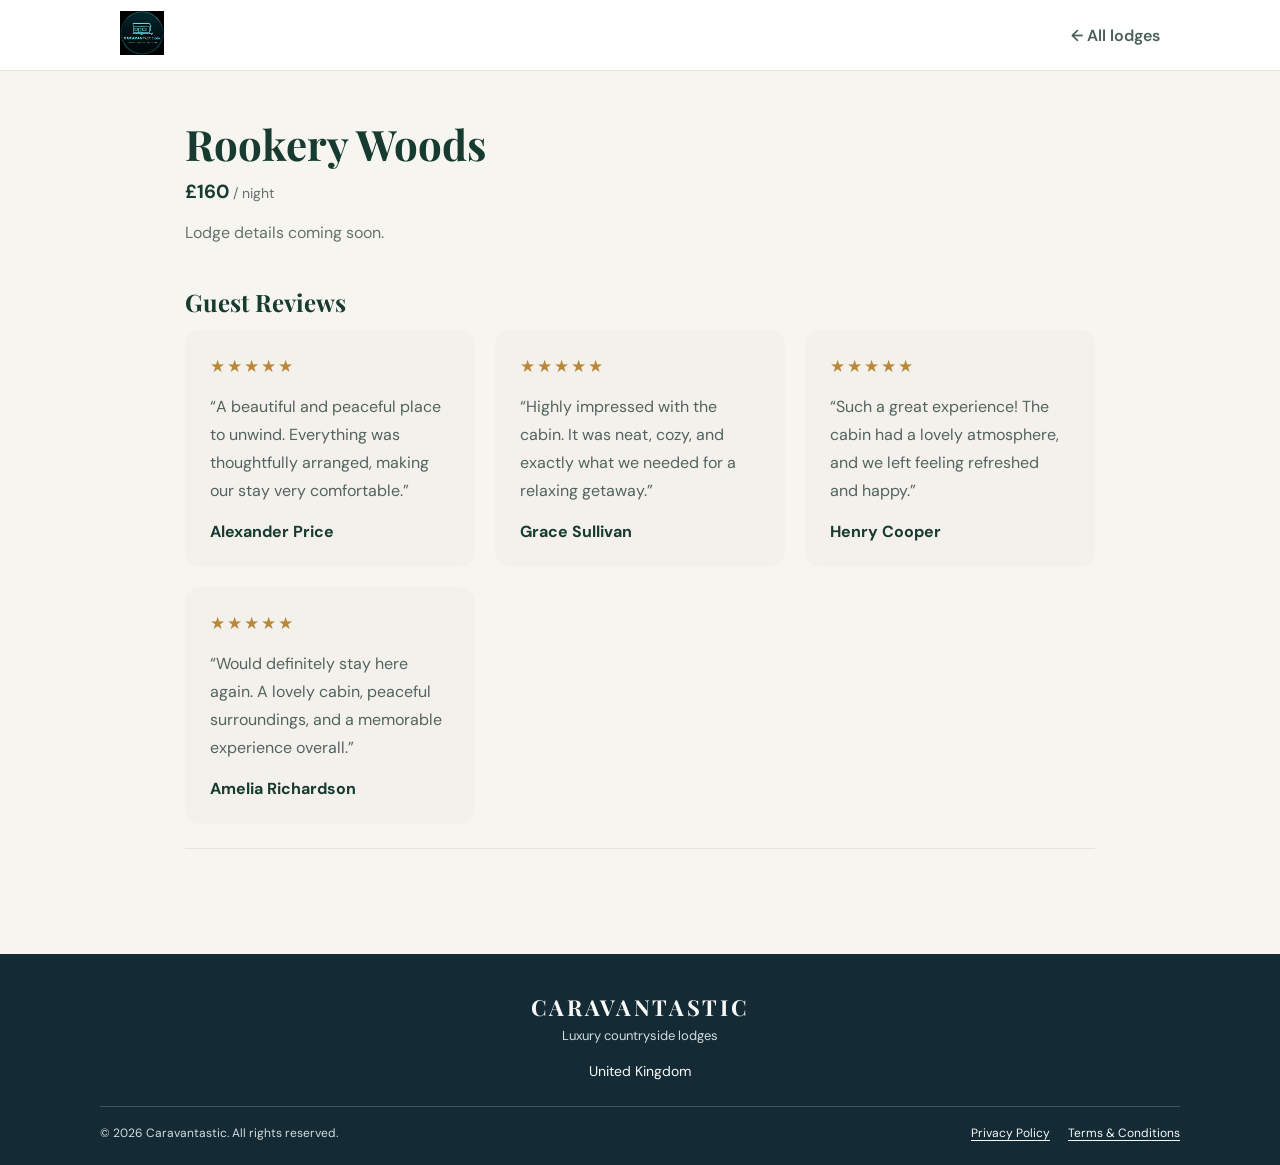
<file: rookery-woods.html>
<!doctype html><html lang="en"><head><meta charset="utf-8"><meta name="viewport" content="width=device-width,initial-scale=1"><title>Caravantastic | Rookery Woods</title><link rel="stylesheet" href="style.css"></head><body><header><div class="wrap nav"><a class="brand" href="index.html"><img src="logo.jpeg" alt="Caravantastic"></a><a class="back-link" href="index.html">← All lodges</a></div></header><main><div class="wrap lodge-detail"><h1>Rookery Woods</h1><div class="price">£160 <span>/ night</span></div><p class="sub">Lodge details coming soon.</p><section class="detail-section guest-reviews"><h2>Guest Reviews</h2><div class="reviews-grid"><article class="review-card"><div class="review-stars" aria-label="5 out of 5 stars">★★★★★</div><p>“A beautiful and peaceful place to unwind. Everything was thoughtfully arranged, making our stay very comfortable.”</p><strong>Alexander Price</strong></article><article class="review-card"><div class="review-stars" aria-label="5 out of 5 stars">★★★★★</div><p>“Highly impressed with the cabin. It was neat, cozy, and exactly what we needed for a relaxing getaway.”</p><strong>Grace Sullivan</strong></article><article class="review-card"><div class="review-stars" aria-label="5 out of 5 stars">★★★★★</div><p>“Such a great experience! The cabin had a lovely atmosphere, and we left feeling refreshed and happy.”</p><strong>Henry Cooper</strong></article><article class="review-card"><div class="review-stars" aria-label="5 out of 5 stars">★★★★★</div><p>“Would definitely stay here again. A lovely cabin, peaceful surroundings, and a memorable experience overall.”</p><strong>Amelia Richardson</strong></article></div></section></div></main><footer class="site-footer"><div class="footer-brand">CARAVANTASTIC</div><div class="footer-tagline">Luxury countryside lodges</div><div class="footer-location">United Kingdom</div><div class="footer-bottom"><span>© 2026 Caravantastic. All rights reserved.</span><nav aria-label="Footer"><a href="privacy.html">Privacy Policy</a><a href="terms.html">Terms &amp; Conditions</a></nav></div></footer></body></html>
</file>
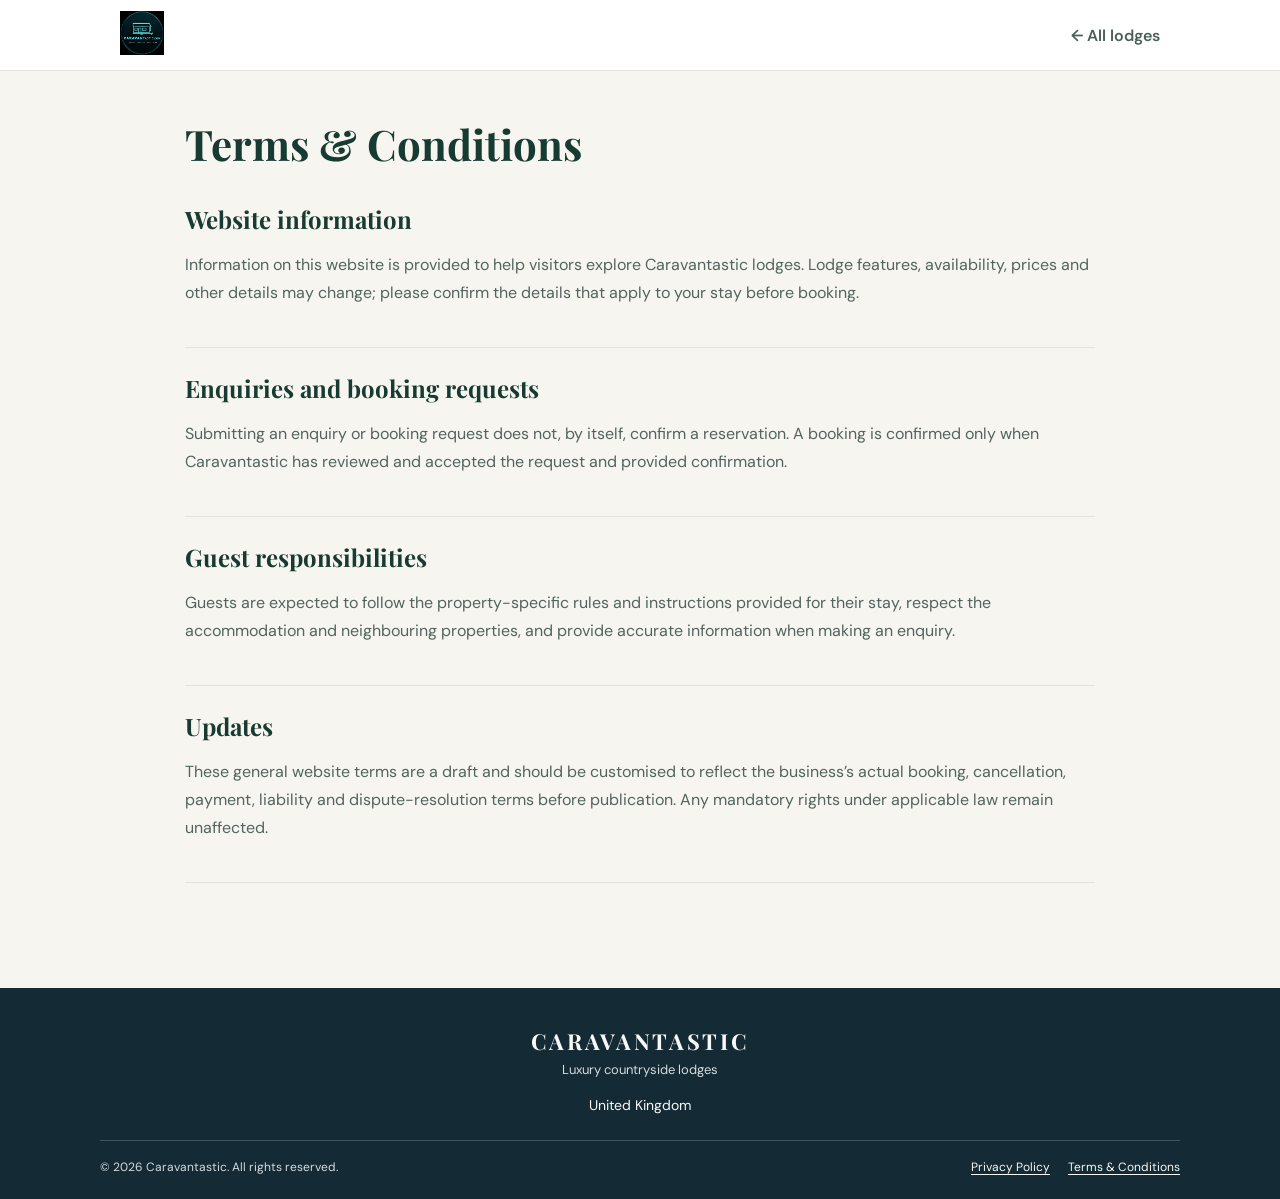
<file: terms.html>
<!doctype html>
<html lang="en">
<head><meta charset="utf-8"><meta name="viewport" content="width=device-width,initial-scale=1">
<title>Caravantastic | Terms & Conditions</title><link rel="stylesheet" href="style.css"></head>
<body><header><div class="wrap nav"><a class="brand" href="index.html"><img src="logo.jpeg" alt="Caravantastic"></a><a class="back-link" href="index.html">← All lodges</a></div></header>
<main><div class="wrap lodge-detail"><h1>Terms & Conditions</h1>
<section class="detail-section"><h2>Website information</h2><p>Information on this website is provided to help visitors explore Caravantastic lodges. Lodge features, availability, prices and other details may change; please confirm the details that apply to your stay before booking.</p></section>
<section class="detail-section"><h2>Enquiries and booking requests</h2><p>Submitting an enquiry or booking request does not, by itself, confirm a reservation. A booking is confirmed only when Caravantastic has reviewed and accepted the request and provided confirmation.</p></section>
<section class="detail-section"><h2>Guest responsibilities</h2><p>Guests are expected to follow the property-specific rules and instructions provided for their stay, respect the accommodation and neighbouring properties, and provide accurate information when making an enquiry.</p></section>
<section class="detail-section"><h2>Updates</h2><p>These general website terms are a draft and should be customised to reflect the business’s actual booking, cancellation, payment, liability and dispute-resolution terms before publication. Any mandatory rights under applicable law remain unaffected.</p></section></div></main><footer class="site-footer"><div class="footer-brand">CARAVANTASTIC</div><div class="footer-tagline">Luxury countryside lodges</div><div class="footer-location">United Kingdom</div><div class="footer-bottom"><span>© 2026 Caravantastic. All rights reserved.</span><nav aria-label="Footer"><a href="privacy.html">Privacy Policy</a><a href="terms.html">Terms &amp; Conditions</a></nav></div></footer></body></html>
</file>
<file: style.css>
@import url('https://fonts.googleapis.com/css2?family=DM+Sans:wght@400;500;600;700&family=Playfair+Display:wght@600;700&display=swap');
*{box-sizing:border-box}body{margin:0;background:#f7f5f0;color:#173b31;font-family:'DM Sans',sans-serif}a{text-decoration:none;color:inherit}.wrap{max-width:1080px;margin:auto;padding:0 20px}header{background:#fff;border-bottom:1px solid #e8e4dc}.nav{height:70px;display:flex;align-items:center;justify-content:space-between}.brand img{height:44px;max-width:190px;object-fit:contain}.brand-text{font:700 26px 'Playfair Display',serif}.step{font-size:13px;color:#6e776f}main{padding:42px 0 70px}h1,h2{font-family:'Playfair Display',serif}h1{font-size:42px;line-height:1.1;margin:8px 0 12px}.eyebrow{text-transform:uppercase;letter-spacing:.13em;font-size:12px;font-weight:700;color:#718078}.sub,.muted{color:#65716b;line-height:1.6}.grid,.pay-grid{display:grid;grid-template-columns:repeat(2,1fr);gap:22px;margin-top:28px}.card,.panel,.pay-card{background:#fff;border:1px solid #e6e2da;border-radius:18px;box-shadow:0 8px 28px rgba(23,59,49,.06)}.card{overflow:hidden}.gallery{display:grid;grid-template-columns:2fr 1fr;gap:4px;height:260px;background:#eee}.gallery img{width:100%;height:100%;object-fit:cover}.gallery .side{display:grid;grid-template-rows:1fr 1fr;gap:4px}.info,.panel,.pay-card{padding:22px}.location{color:#6c7771;font-size:14px}.price{font-weight:700;font-size:19px;margin:12px 0}.features{display:flex;flex-wrap:wrap;gap:7px;margin:14px 0}.tag{background:#f0f3ef;border-radius:999px;padding:7px 10px;font-size:12px;color:#496058}button,.btn{border:0;background:#173b31;color:#fff;padding:13px 17px;border-radius:10px;font:600 14px 'DM Sans';cursor:pointer;display:inline-flex;justify-content:center}.secondary{background:#fff!important;color:#173b31!important;border:1px solid #ccd4cf!important}.actions{display:flex;gap:12px;margin-top:28px}.right{margin-left:auto}.row,.summary{display:grid;grid-template-columns:1fr 1fr;gap:16px}.field{margin-bottom:17px}label{display:block;font-weight:600;font-size:13px;margin-bottom:7px}input,textarea{width:100%;border:1px solid #d5dcd7;border-radius:10px;padding:13px;background:#fff;font:15px 'DM Sans';color:#173b31}textarea{min-height:110px}.notice{background:#f0f3ef;border-radius:12px;padding:14px;margin:15px 0;color:#52645d;font-size:13px;line-height:1.5}.summary{gap:0;border-top:1px solid #e8e4dc}.summary div{padding:13px 0;border-bottom:1px solid #e8e4dc}.summary strong{display:block;font-size:12px;color:#748078;margin-bottom:4px}.total{font-size:24px;font-weight:700;margin-top:20px}.wallet{word-break:break-all;background:#f5f6f3;padding:12px;border-radius:9px;font-size:13px;margin:12px 0}footer{text-align:center;color:#7a837e;font-size:12px;padding:20px}@media(max-width:720px){h1{font-size:34px}.grid,.pay-grid,.row,.summary{grid-template-columns:1fr}.gallery{height:230px}.nav{height:64px}}.content-section{max-width:1000px;margin:45px auto;padding:20px;text-align:center}.reviews-grid{display:grid;grid-template-columns:repeat(auto-fit,minmax(220px,1fr));gap:20px}.review-card{padding:25px;background:#f4f1ec;border-radius:15px}.detail-cover{width:100%;max-height:450px;object-fit:cover;border-radius:18px}.gallery{display:grid;grid-template-columns:repeat(auto-fit,minmax(180px,1fr));gap:15px}.gallery img{width:100%;height:190px;object-fit:cover;border-radius:12px}
.cabin-details-inline{max-width:1100px;margin:50px auto;padding:20px}.details-intro{text-align:center}.cabin-accordion{margin:25px 0;border:1px solid #ddd;border-radius:18px;overflow:hidden;background:#fff;box-shadow:0 8px 25px #0000000d}.cabin-accordion summary{display:flex;align-items:center;gap:20px;padding:15px;cursor:pointer;list-style:none}.cabin-accordion summary::-webkit-details-marker{display:none}.cabin-accordion summary img{width:130px;height:100px;object-fit:cover;border-radius:12px}.cabin-accordion summary span{display:flex;flex-direction:column;gap:8px}.cabin-accordion summary small{opacity:.7}.accordion-content{padding:0 22px 25px}.inline-gallery{display:grid;grid-template-columns:repeat(auto-fit,minmax(150px,1fr));gap:12px}.inline-gallery img{width:100%;height:170px;object-fit:cover;border-radius:12px}.accordion-content li{margin:8px 0}@media(max-width:600px){.cabin-accordion summary img{width:95px;height:80px}}

/* Caravantastic lodge pages */
.lodge-grid{align-items:stretch}.lodge-card{display:flex;flex-direction:column}.lodge-photo{display:block;height:280px;overflow:hidden;background:#e8e8e2}.lodge-photo img{width:100%;height:100%;object-fit:cover;transition:transform .25s}.lodge-photo:hover img{transform:scale(1.025)}.lodge-card .info{display:flex;flex-direction:column;align-items:flex-start;flex:1}.lodge-card h2{font-size:27px;margin:8px 0}.card-copy{color:#65716b;line-height:1.6;margin:5px 0}.price span{font-size:14px;font-weight:400;color:#65716b}.lodge-link{margin-top:auto;min-width:150px}.home-note{text-align:center;color:#65716b;font-size:13px;margin:28px 0 0}.back-link{font-weight:600;color:#496058}.lodge-detail{max-width:950px}.detail-heading{display:flex;justify-content:space-between;align-items:center;gap:20px;padding:22px 0;border-bottom:1px solid #e6e2da}.detail-heading .price{font-size:24px;margin:0}.detail-section{padding:24px 0;border-bottom:1px solid #e6e2da}.detail-section h2{margin:0 0 12px}.detail-section p{line-height:1.75;color:#52645d}.feature-list{display:grid;grid-template-columns:repeat(2,minmax(0,1fr));gap:8px 25px;padding-left:20px}.feature-list li{padding:4px 0}.photo-gallery{display:grid;grid-template-columns:repeat(3,minmax(0,1fr));gap:12px}.photo-gallery a{display:block;overflow:hidden;border-radius:12px;background:#eee}.photo-gallery img{display:block;width:100%;height:180px;object-fit:cover;transition:transform .2s}.photo-gallery a:hover img{transform:scale(1.03)}.detail-cta{display:flex;gap:12px;flex-wrap:wrap;padding-top:24px}.detail-cover{display:block;width:100%;max-height:500px;object-fit:cover;border-radius:18px}.detail-heading .sub{margin:6px 0 0}@media(max-width:720px){.lodge-grid{grid-template-columns:1fr}.lodge-photo{height:235px}.photo-gallery{grid-template-columns:repeat(2,minmax(0,1fr))}.photo-gallery img{height:145px}.detail-heading{align-items:flex-start;flex-direction:column}.feature-list{grid-template-columns:1fr}}

/* Guest review cards */
.guest-review-grid{display:grid;grid-template-columns:repeat(auto-fit,minmax(220px,1fr));gap:16px;margin-top:18px}.guest-review{background:#fff;border:1px solid #e7e5df;border-radius:16px;padding:20px;box-shadow:0 8px 24px rgba(30,40,30,.05)}.guest-review h3{margin:8px 0;font-size:1.08rem}.guest-review p{color:#555;line-height:1.65}.review-stars{letter-spacing:2px;color:#b8893d;font-size:1.05rem}.review-label{display:inline-block;margin-top:10px;font-size:.78rem;font-weight:700;color:#7b5b2b;text-transform:uppercase;letter-spacing:.06em}.review-disclaimer{padding:12px 14px;background:#fff7e8;border-left:3px solid #c69b52;border-radius:6px;color:#684e25;font-size:.9rem;line-height:1.5}


/* Refined site footer and review empty state */
.site-footer{background:#142b35;color:#f7f8f7;text-align:center;padding:38px 20px 24px;margin-top:35px}
.footer-brand{font-family:'Playfair Display',serif;font-size:22px;font-weight:700;letter-spacing:.12em}
.footer-tagline{font-size:13px;color:#d3dcdf;margin-top:5px}
.footer-location{font-size:14px;margin-top:18px;color:#f7f8f7}
.footer-bottom{max-width:1080px;margin:26px auto 0;padding-top:18px;border-top:1px solid #40545c;display:flex;justify-content:space-between;align-items:center;gap:16px;font-size:12px;color:#d3dcdf}
.footer-bottom nav{display:flex;gap:18px;flex-wrap:wrap;justify-content:center}
.footer-bottom a{color:#f7f8f7;text-decoration:underline;text-underline-offset:3px}
.reviews-coming-soon{background:#fff;border:1px solid #e7e5df;border-radius:12px;padding:18px;color:#65716b!important}
@media(max-width:600px){.footer-bottom{flex-direction:column;line-height:1.6}}

/* Checkout page refresh */
.checkout-page{background:#f6f7f5;color:#173b31}.checkout-header{background:#fff;border-bottom:1px solid #e6e9e5}.checkout-nav{min-height:82px;display:flex;align-items:center;justify-content:space-between;gap:18px}.checkout-brand{display:flex;align-items:center;gap:11px;font:700 22px 'Playfair Display',serif;letter-spacing:-.02em}.checkout-brand small{display:block;font:700 9px 'DM Sans',sans-serif;letter-spacing:.24em;color:#7b8981;margin-top:2px}.checkout-brand-mark{display:grid;place-items:center;width:42px;height:42px;border-radius:13px;background:#173b31;color:#fff;font:700 24px 'Playfair Display',serif}.checkout-step{text-align:right;color:#77837c;font-size:10px;letter-spacing:.14em;font-weight:700}.checkout-step strong{display:block;color:#173b31;font-size:13px;letter-spacing:0;margin-top:4px}.checkout-step i{font-style:normal;color:#849088;font-weight:400}.checkout-main{padding:25px 0 55px}.checkout-progress{display:flex;gap:6px;margin-bottom:32px}.checkout-progress span{height:4px;flex:1;background:#dce3dd;border-radius:20px}.checkout-progress span.active{background:#173b31}.checkout-heading{display:flex;align-items:flex-end;justify-content:space-between;gap:20px;margin-bottom:26px}.checkout-kicker{font-size:11px;letter-spacing:.16em;font-weight:700;color:#718078}.checkout-heading h1{font-size:clamp(32px,4vw,46px);margin:9px 0 8px;letter-spacing:-.035em}.checkout-heading p{margin:0;color:#69766f;line-height:1.6}.checkout-trust{background:#eaf1eb;color:#486256;padding:10px 14px;border-radius:999px;font-size:12px;font-weight:600;white-space:nowrap}.checkout-trust span{font-weight:700;margin-right:5px}.checkout-layout{display:grid;grid-template-columns:minmax(0,1.55fr) minmax(280px,.85fr);gap:22px;align-items:start}.checkout-payment-panel,.checkout-summary-panel{background:#fff;border:1px solid #e2e7e1;border-radius:18px;box-shadow:0 10px 32px rgba(23,59,49,.045)}.checkout-payment-panel{padding:25px}.checkout-panel-title{display:flex;justify-content:space-between;align-items:center;gap:15px}.checkout-panel-title>div{display:flex;align-items:center;gap:12px}.checkout-number{display:grid;place-items:center;width:31px;height:31px;border-radius:9px;background:#edf2ed;color:#3c5b4e;font-size:11px;font-weight:700}.checkout-panel-title h2,.checkout-summary-panel h2{font:700 23px 'Playfair Display',serif;margin:0}.checkout-required{font-size:11px;color:#7c8780}.checkout-help{color:#758078;font-size:13px;line-height:1.6;margin:12px 0 21px}.checkout-method{position:relative;display:grid;grid-template-columns:43px minmax(0,1fr) auto;gap:14px;align-items:center;padding:18px 0;border-top:1px solid #edf0ec}.method-icon{width:42px;height:42px;display:grid;place-items:center;border-radius:12px;font-size:20px;font-weight:700}.card-icon{background:#eef1f7;color:#314b79}.email-icon{background:#eaf3ed;color:#285a43}.whatsapp-icon{background:#e8f5eb;color:#20834b}.bitcoin-icon{background:#fff3e3;color:#b57922}.method-copy{min-width:0}.method-heading{display:flex;flex-wrap:wrap;align-items:center;gap:8px}.method-heading h3{font-size:15px;margin:0;font-weight:700;color:#203e34}.method-copy p{font-size:12px;color:#78827c;line-height:1.5;margin:5px 0 0}.method-tag{font-size:9px;font-weight:700;letter-spacing:.03em;padding:5px 8px;border-radius:999px;white-space:nowrap}.method-tag.unavailable{background:#f9eee9;color:#a85b3f}.method-tag.available,.method-tag.recommended{background:#eaf3ec;color:#467154}.method-action{border:0;background:#173b31;color:#fff;padding:11px 13px;border-radius:9px;font:600 12px 'DM Sans',sans-serif;white-space:nowrap;gap:10px;align-items:center}.method-action span{font-size:16px}.method-outline{background:#fff;color:#24493c;border:1px solid #d8e1d9}.method-email{display:inline-block;margin-top:7px;color:#466b59;font-size:11px;text-decoration:underline;text-underline-offset:3px;overflow-wrap:anywhere}.card-unavailable-message{grid-column:1/-1;background:#fff7f2;border:1px solid #f0d8cc;color:#654b3e;border-radius:12px;padding:15px;margin-top:10px;font-size:12px;line-height:1.6}.card-unavailable-message p{color:#654b3e;margin:6px 0}.card-unavailable-message a{color:#244d3c;text-decoration:underline;overflow-wrap:anywhere}.dismiss-notice,.wallet-copy{border:1px solid #d6dfd7;background:#fff;color:#24493c;border-radius:8px;padding:8px 11px;font:600 11px 'DM Sans',sans-serif;margin-top:7px}.checkout-wallet{background:#f5f7f4;border:1px solid #e8ece7;border-radius:8px;padding:9px 10px;font:11px ui-monospace,monospace;word-break:break-all;margin-top:9px;color:#53645a}.wallet-copy{margin-top:8px}.copy-status{display:inline-block;font-size:11px;color:#4c7058;margin-left:8px}.checkout-payment-note{display:flex;gap:10px;background:#f5f7f4;border-radius:10px;padding:13px;margin-top:15px;color:#6c7971}.checkout-payment-note span{font-size:17px}.checkout-payment-note p{font-size:11px;line-height:1.6;margin:0}.checkout-summary-panel{padding:24px;position:sticky;top:15px}.checkout-summary-top{display:flex;justify-content:space-between;align-items:center;color:#7b877f;font-size:10px;letter-spacing:.14em;font-weight:700;margin-bottom:12px}.summary-lock{font-size:15px;color:#738078}.checkout-summary-panel h2{font-size:25px;margin-bottom:20px}.summary-property{display:flex;align-items:center;gap:12px;padding:14px;background:#f5f7f4;border-radius:12px}.summary-property-icon{display:grid;place-items:center;width:42px;height:42px;border-radius:10px;background:#e5ede6;color:#345b48;font-size:23px}.summary-property strong,.summary-property span{display:block}.summary-property strong{font-size:14px}.summary-property span{font-size:11px;color:#7a857e;margin-top:4px}.summary-details{padding:14px 0}.summary-details div{display:flex;justify-content:space-between;gap:12px;padding:9px 0;font-size:12px}.summary-details span{color:#7a857e}.summary-details strong{text-align:right;color:#304c40;font-size:12px}.summary-total{border-top:1px solid #e7ece7;border-bottom:1px solid #e7ece7;padding:17px 0;display:flex;flex-direction:column;gap:7px}.summary-total span{font-size:12px;color:#718078}.summary-total strong{font:700 31px 'Playfair Display',serif;color:#173b31}.checkout-confirmation{background:#edf4ee;border-radius:12px;padding:15px;margin-top:16px}.checkout-confirmation strong{display:block;font-size:12px;color:#345b47}.checkout-confirmation strong span{display:inline-grid;place-items:center;background:#d9e9dc;width:19px;height:19px;border-radius:50%;margin-right:5px}.checkout-confirmation p{font-size:11px;line-height:1.7;color:#5e7165;margin:9px 0 0}.checkout-summary-footer{font-size:10px;color:#7b877f;text-align:center;padding-top:17px}.checkout-summary-footer span{color:#8a9c8e;margin-right:5px}.checkout-bottom-actions{display:flex;justify-content:space-between;align-items:center;gap:15px;margin-top:22px;font-size:12px;color:#78837c}.checkout-back{font-weight:700;color:#365c49}.checkout-bottom-actions a:not(.checkout-back){color:#365c49;text-decoration:underline;text-underline-offset:3px}.checkout-footer{text-align:center;background:#173b31;color:#e6ede8;padding:22px 15px;font-size:11px}.checkout-footer span{padding:0 6px;color:#91aa99}
@media(max-width:760px){.checkout-nav{min-height:72px}.checkout-layout{grid-template-columns:1fr}.checkout-summary-panel{position:static;grid-row:1}.checkout-payment-panel{padding:19px}.checkout-heading{align-items:flex-start;flex-direction:column}.checkout-trust{white-space:normal}.checkout-method{grid-template-columns:38px minmax(0,1fr);gap:11px;padding:16px 0}.method-icon{width:38px;height:38px}.method-action{grid-column:2;justify-self:start;margin-top:3px}.method-copy{grid-column:2}.checkout-method>.method-icon{grid-row:1}.checkout-method>.method-copy{grid-row:1}.checkout-method>.method-action{grid-row:2}.checkout-method .card-unavailable-message{grid-row:3}.checkout-bottom-actions{align-items:flex-start;flex-direction:column}.checkout-main{padding-top:18px}.checkout-progress{margin-bottom:23px}}
@media(max-width:390px){.checkout-panel-title h2{font-size:20px}.method-heading h3{font-size:14px}.checkout-summary-panel{padding:19px}.checkout-brand{font-size:19px}.checkout-brand-mark{width:37px;height:37px}}

/* Homepage cabin search */
.cabin-search{margin:28px 0 8px;padding:22px 24px;background:#fff;border:1px solid #e6e2da;border-radius:18px;box-shadow:0 8px 28px rgba(23,59,49,.05)}
.cabin-search-copy h2{font-size:23px;margin:0 0 5px}.cabin-search-copy p{color:#65716b;margin:0 0 15px;font-size:14px;line-height:1.5}
.cabin-search-control{position:relative;display:flex;align-items:center;gap:10px}.cabin-search-control input{padding:15px 70px 15px 43px;border-radius:12px;background:#fbfcfa;font-size:15px}.search-icon{position:absolute;left:14px;top:50%;transform:translateY(-53%);font-size:27px;color:#718078;pointer-events:none}.search-clear{position:absolute;right:9px;top:50%;transform:translateY(-50%);padding:7px 11px;background:#edf1ed;color:#173b31;border-radius:8px;font-size:12px}.search-status{font-size:12px;color:#718078;margin:10px 0 0}.cabin-no-results{padding:25px;background:#fff;border:1px dashed #cbd4ce;border-radius:14px;color:#65716b;text-align:center;margin-top:18px}.lodge-card[hidden]{display:none!important}
@media(max-width:600px){.cabin-search{padding:18px}.cabin-search-copy h2{font-size:21px}.cabin-search-control input{font-size:14px}}

/* Checkout visual polish: compact top-left logo and simplified payment heading */
.checkout-header-clean{background:#fff;border-bottom:1px solid #edf0ed}
.checkout-nav-clean{min-height:88px;justify-content:flex-start}
.checkout-logo{display:inline-flex;align-items:center}
.checkout-logo img{display:block;width:118px;height:74px;object-fit:contain;object-position:left center}
.checkout-main{padding-top:34px}
.checkout-heading-clean{display:block;margin:0 0 28px;padding:0 0 21px;border-bottom:1px solid #e7ece8}
.checkout-heading-clean h1{font-family:'DM Sans',sans-serif;font-weight:750;font-size:clamp(32px,4.5vw,46px);letter-spacing:-.04em;color:#142f29;margin:0 0 8px}
.checkout-heading-clean p{font-size:15px;color:#65766e;line-height:1.65;margin:0}
.checkout-layout{grid-template-columns:minmax(0,1.15fr) minmax(300px,.85fr);gap:24px}
.checkout-payment-panel{padding:27px}
.checkout-panel-title h2{font-family:'DM Sans',sans-serif;font-size:21px;letter-spacing:-.02em}
.checkout-method{border:1px solid #e1e9e4;border-radius:13px;padding:17px;margin:0 0 13px;grid-template-columns:48px minmax(0,1fr) auto;gap:14px;transition:border-color .15s,box-shadow .15s;background:#fff}
.checkout-method:hover{border-color:#b8d0c4;box-shadow:0 5px 18px rgba(23,59,49,.06)}
.checkout-method-link{color:inherit;text-decoration:none;cursor:pointer;min-height:92px}
.checkout-method-link .method-copy{grid-column:auto;grid-row:auto}
.checkout-method-link .method-icon{grid-row:auto}
.method-chevron{font-size:29px;color:#6b8578;line-height:1;padding:0 3px}
.checkout-card-method .card-icon{background:#eaf1fb;color:#245da4}
.method-heading h3{font-family:'DM Sans',sans-serif;font-size:15px;color:#172f2a}
.method-copy p{font-size:13px;color:#687a72}
.method-action{font-size:12px}
.checkout-payment-note{margin-top:18px}
.checkout-summary-panel{border-radius:15px;padding:25px;box-shadow:0 8px 28px rgba(23,59,49,.04)}
.checkout-summary-panel h2{font-family:'DM Sans',sans-serif;font-size:22px}
.summary-property{background:#f5f8f6}
.checkout-confirmation{background:#edf6f1}
.checkout-footer{margin-top:18px}
.card-unavailable-panel{max-width:700px;margin:30px auto 65px;padding:clamp(25px,5vw,48px);background:#fff;border:1px solid #e2e9e4;border-radius:20px;box-shadow:0 12px 38px rgba(23,59,49,.06);text-align:center}
.card-unavailable-symbol{width:62px;height:62px;border-radius:17px;display:grid;place-items:center;margin:0 auto 20px;background:#eaf1fb;color:#245da4;font-size:29px}
.card-unavailable-panel .checkout-kicker{margin:0 0 10px}
.card-unavailable-panel h1{font-family:'DM Sans',sans-serif;font-size:clamp(28px,4vw,38px);line-height:1.18;letter-spacing:-.035em;margin:0 0 17px;color:#142f29}
.card-unavailable-panel>p:not(.checkout-kicker):not(.card-unavailable-small){color:#66776f;line-height:1.7;font-size:15px;max-width:540px;margin:0 auto 12px}
.card-help-email{display:flex;flex-direction:column;gap:7px;background:#f2f7f4;border-radius:12px;padding:16px;margin:23px auto;max-width:430px;color:#315447;font-size:14px}
.card-help-email a{color:#174c3d;font-weight:700;overflow-wrap:anywhere;text-decoration:underline;text-underline-offset:3px}
.card-return-button{display:inline-flex;justify-content:center;align-items:center;background:#064f40;color:#fff;padding:15px 22px;border-radius:10px;font-weight:700;font-size:14px;min-height:49px}
.card-unavailable-small{font-size:12px;color:#839087;line-height:1.6;margin:20px 0 0}
@media(max-width:760px){.checkout-nav-clean{min-height:75px}.checkout-logo img{width:100px;height:65px}.checkout-main{padding-top:23px}.checkout-layout{grid-template-columns:1fr}.checkout-summary-panel{grid-row:auto}.checkout-payment-panel{padding:18px}.checkout-method{grid-template-columns:40px minmax(0,1fr) auto;padding:14px;gap:11px}.checkout-method-link .method-copy{grid-column:auto;grid-row:auto}.checkout-method-link .method-icon{grid-row:auto}.method-chevron{font-size:25px}.checkout-heading-clean{margin-bottom:20px}.card-unavailable-panel{margin:12px auto 35px}}


/* Mobile checkout hardening: keep the logo compact and prevent fixed-width overflow */
.checkout-page, .checkout-page body{width:100%;max-width:100%;overflow-x:hidden}
.checkout-page .wrap{width:100%;max-width:1080px;margin-left:auto;margin-right:auto}
.checkout-page .checkout-logo img{width:88px!important;height:70px!important;max-width:88px!important;max-height:70px!important;object-fit:contain!important;display:block!important}
.checkout-page .checkout-layout{width:100%;grid-template-columns:minmax(0,1.15fr) minmax(0,.85fr)}
.checkout-page .checkout-payment-panel,.checkout-page .checkout-summary-panel{min-width:0}
.checkout-page .checkout-method{min-width:0}
.checkout-page .method-copy{min-width:0;overflow-wrap:anywhere}
.checkout-page .checkout-wallet{overflow-wrap:anywhere}
@media(max-width:760px){
 .checkout-page .wrap{padding-left:14px!important;padding-right:14px!important}
 .checkout-page .checkout-nav-clean{min-height:70px!important}
 .checkout-page .checkout-logo img{width:72px!important;height:60px!important;max-width:72px!important;max-height:60px!important}
 .checkout-page .checkout-layout{display:grid!important;grid-template-columns:minmax(0,1fr)!important;gap:16px!important}
 .checkout-page .checkout-summary-panel{grid-row:auto!important;position:static!important}
 .checkout-page .checkout-payment-panel{padding:16px!important}
 .checkout-page .checkout-method{grid-template-columns:36px minmax(0,1fr)!important;gap:10px!important;padding:13px!important}
 .checkout-page .checkout-method .method-icon{grid-column:1!important;grid-row:1!important;width:36px!important;height:36px!important}
 .checkout-page .checkout-method .method-copy{grid-column:2!important;grid-row:1!important}
 .checkout-page .checkout-method .method-action{grid-column:2!important;grid-row:2!important;justify-self:start!important;white-space:normal!important}
 .checkout-page .checkout-method-link .method-chevron{grid-column:2!important;grid-row:2!important;justify-self:end!important}
 .checkout-page .checkout-heading-clean h1{font-size:clamp(28px,8vw,36px)!important}
 .checkout-page .checkout-heading-clean{margin-bottom:18px!important}
}
</file>
